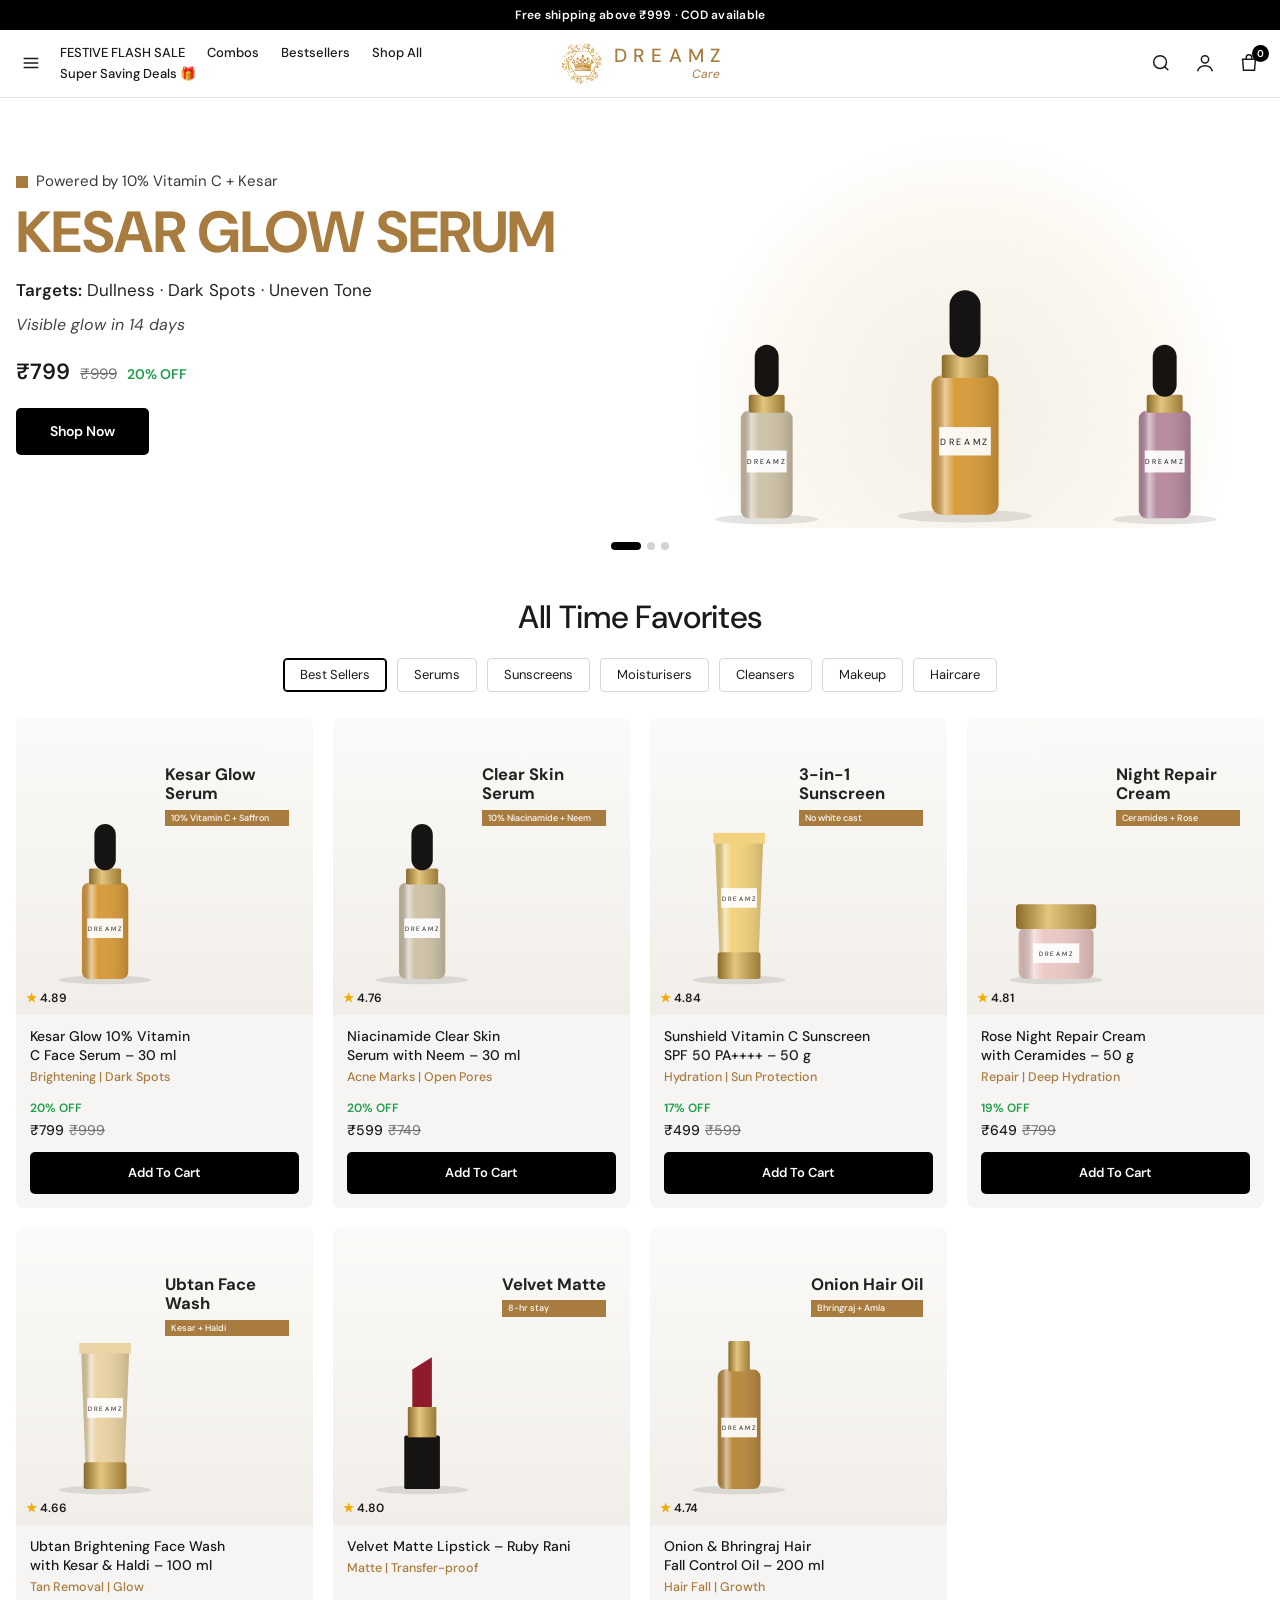
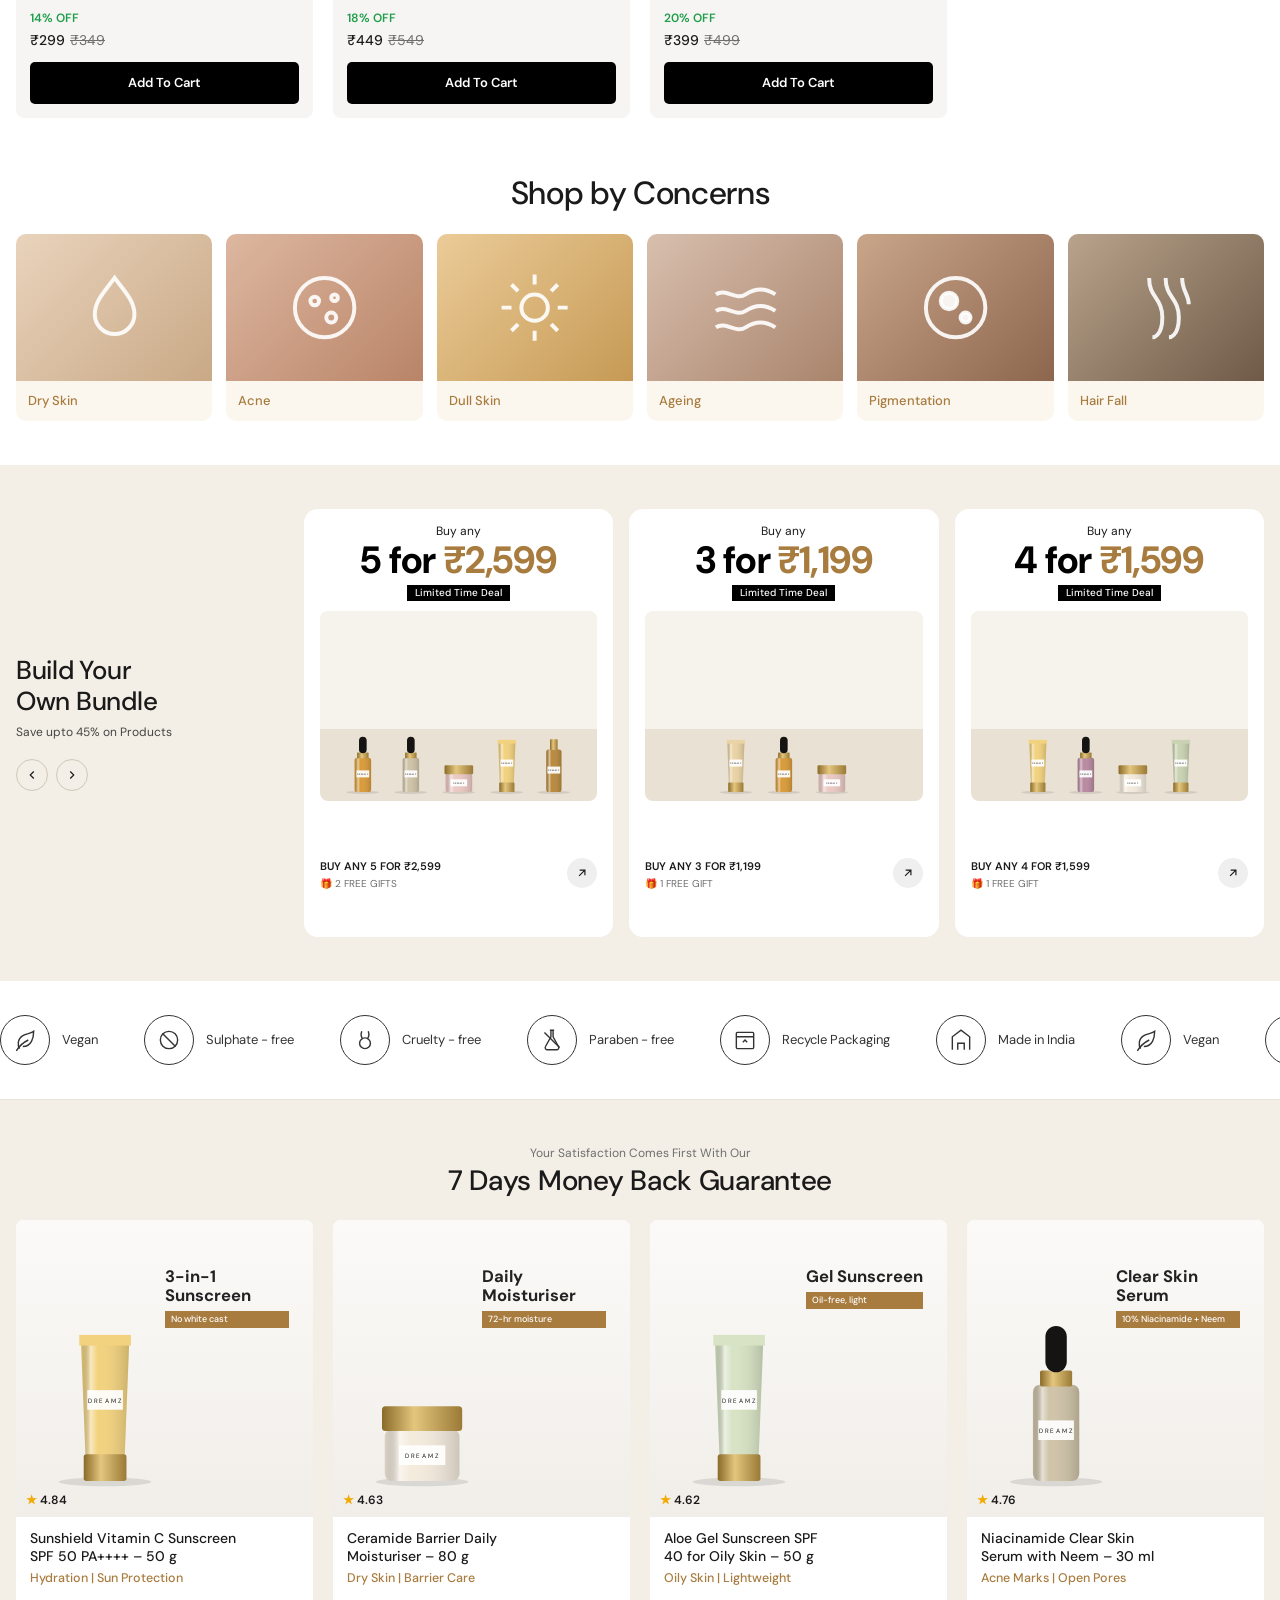
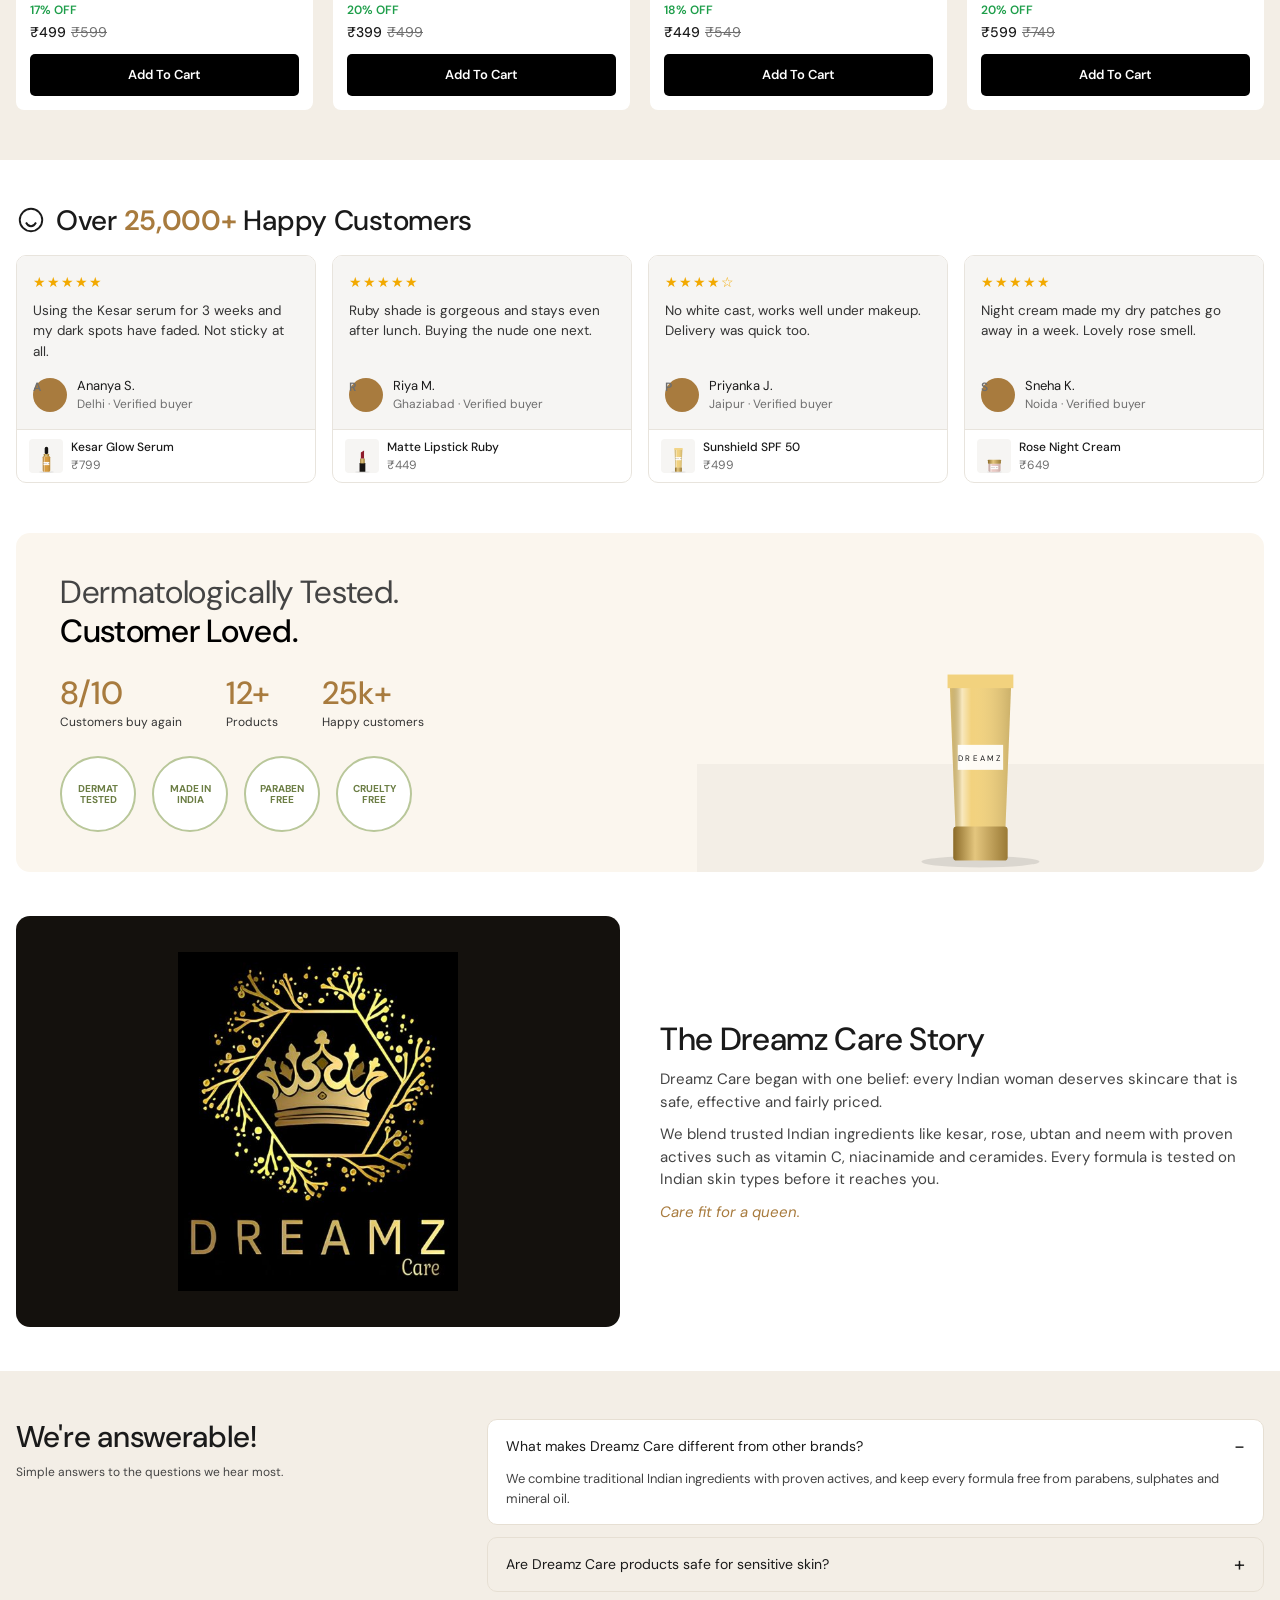
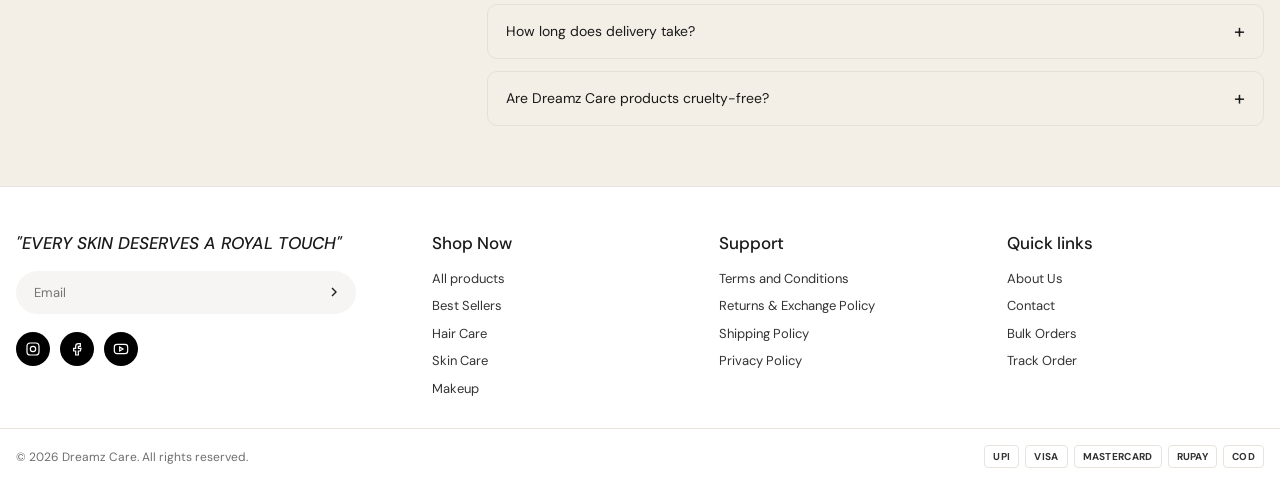
<file: index.html>
<!DOCTYPE html>
<html lang="en">
<head>
<meta charset="utf-8">
<meta name="viewport" content="width=device-width, initial-scale=1, viewport-fit=cover">
<title>Dreamz Care</title>
<link rel="icon" href="images/emblem.png">
<link rel="preconnect" href="https://fonts.googleapis.com">
<link rel="stylesheet" href="https://fonts.googleapis.com/css2?family=DM+Sans:ital,opsz,wght@0,9..40,400;0,9..40,500;0,9..40,600;0,9..40,700;1,9..40,400;1,9..40,500&display=swap">
<link rel="stylesheet" href="css/style.css">
</head>
<body>

<svg width="0" height="0" style="position:absolute" aria-hidden="true"><defs>
  <linearGradient id="gold" x1="0" x2="1"><stop offset="0" stop-color="#8A6A28"/><stop offset=".4" stop-color="#E4C67E"/><stop offset="1" stop-color="#9A7A36"/></linearGradient>
  <linearGradient id="gloss" x1="0" x2="1"><stop offset="0" stop-color="#000" stop-opacity=".1"/><stop offset=".2" stop-color="#fff" stop-opacity=".5"/><stop offset=".35" stop-color="#fff" stop-opacity="0"/><stop offset="1" stop-color="#000" stop-opacity=".16"/></linearGradient>
</defs></svg>

<div class="intro" aria-hidden="true">
  <div class="half top"></div><div class="half bot"></div>
  <div class="mark">
    <img src="images/crown.jpg" alt="">
    <div class="word"><span style="--i:0">D</span><span style="--i:1">R</span><span style="--i:2">E</span><span style="--i:3">A</span><span style="--i:4">M</span><span style="--i:5">Z</span></div>
    <div class="care">Care</div>
    <div class="tagline">Skincare · Makeup · Haircare</div>
    <div class="bar"><i></i></div>
  </div>
</div>

<div class="promo" id="promo">
  <div>BUY ANY 3 Dreamz favourites at only ₹1199</div>
  <div hidden>Free shipping above ₹999 · COD available</div>
  <div hidden>Extra 10% off on prepaid orders · Code DREAMZ10</div>
</div>

<header class="enter">
  <div class="wrap hrow">
    <div class="nav">
      <button class="icon" id="menuBtn" aria-label="Menu" aria-expanded="false"><svg viewBox="0 0 24 24" fill="none" stroke="currentColor" stroke-width="1.6"><path d="M4 7h16M4 12h16M4 17h16"/></svg></button>
      <nav class="links">
        <a href="#favorites" class="hot">FESTIVE FLASH SALE</a>
        <a href="#bundles">Combos</a>
        <a href="#favorites" data-tab="Best Sellers">Bestsellers</a>
        <a href="#favorites" data-all>Shop All</a>
        <a href="#bundles">Super Saving Deals 🎁</a>
      </nav>
    </div>
    <a href="#top" class="brand" aria-label="Dreamz Care home"><img src="images/emblem.png" alt=""><span class="wm"><b>DREAMZ</b><small>Care</small></span></a>
    <div class="tools">
      <button class="icon" id="searchBtn" aria-label="Search"><svg viewBox="0 0 24 24" fill="none" stroke="currentColor" stroke-width="1.6"><circle cx="11" cy="11" r="7"/><path d="m20 20-4-4"/></svg></button>
      <a class="icon acc" href="#top" aria-label="Account"><svg viewBox="0 0 24 24" fill="none" stroke="currentColor" stroke-width="1.6"><circle cx="12" cy="8" r="4"/><path d="M4 21c1-4 4-6 8-6s7 2 8 6"/></svg></a>
      <button class="icon" id="openCart" aria-label="Cart"><svg viewBox="0 0 24 24" fill="none" stroke="currentColor" stroke-width="1.6"><path d="M5 8h14l-1 12H6L5 8Z"/><path d="M9 8V6a3 3 0 0 1 6 0v2"/></svg><span class="count" id="count">0</span></button>
    </div>
  </div>
  <nav class="wrap mobnav" id="mobnav">
    <a href="#favorites">Festive Flash Sale</a><a href="#bundles">Combos</a><a href="#favorites" data-tab="Best Sellers">Bestsellers</a><a href="#favorites" data-all>Shop All</a><a href="#bundles">Super Saving Deals</a>
  </nav>
  <div class="wrap searchbar" id="searchbar" hidden><label for="q" hidden>Search</label><input id="q" type="search" placeholder="Search for serum, sunscreen, lipstick..."></div>
</header>

<main id="top">
  <section class="hero enter" style="--d:.1s" aria-label="Featured">
    <div class="track" id="track">
      <div class="slide"><div class="wrap inner">
        <div class="copy">
          <div class="kick"><i></i>Powered by 10% Vitamin C + Kesar</div>
          <h1>Kesar Glow Serum</h1>
          <div class="targets"><b>Targets:</b> Dullness · Dark Spots · Uneven Tone</div>
          <div class="it">Visible glow in 14 days</div>
          <div class="prow">₹799 <s>₹999</s><em>20% OFF</em></div>
          <button class="btn" data-open="1">Shop Now</button>
        </div>
        <div class="art" id="art1"></div>
      </div></div>
      <div class="slide"><div class="wrap inner">
        <div class="copy">
          <div class="kick"><i></i>Festive special kit</div>
          <div class="h1">Day &amp; Night Glow Kit</div>
          <div class="targets"><b>Includes:</b> Serum · Night Cream · Sunscreen</div>
          <div class="it">Complete AM–PM routine in one box</div>
          <div class="prow">₹1,499 <s>₹1,947</s><em>23% OFF</em></div>
          <button class="btn" id="kitBtn">Add Kit To Cart</button>
        </div>
        <div class="art" id="art2"></div>
      </div></div>
      <div class="slide"><div class="wrap inner">
        <div class="copy">
          <div class="kick"><i></i>New in makeup</div>
          <div class="h1">Velvet Matte Lipsticks</div>
          <div class="targets"><b>Finish:</b> Matte · Transfer-proof · 8-hr stay</div>
          <div class="it">Enriched with Vitamin E</div>
          <div class="prow">From ₹349</div>
          <button class="btn" data-tab="Makeup">Explore Shades</button>
        </div>
        <div class="art" id="art3"></div>
      </div></div>
    </div>
    <div class="pager" id="pager"></div>
  </section>

  <section class="sec wrap" id="favorites">
    <div class="st enter" style="--d:.25s"><h2>All Time Favorites</h2></div>
    <div class="tabs enter" style="--d:.3s" id="tabs" role="group" aria-label="Product type"></div>
    <div class="grid" id="grid"></div>
  </section>

  <section class="sec wrap" id="concerns" style="padding-top:12px">
    <div class="st reveal"><h2>Shop by Concerns</h2></div>
    <div class="concerns" id="concernList"></div>
  </section>

  <section class="band" id="bundles">
    <div class="wrap bundle-wrap">
      <div class="lead reveal">
        <h2>Build Your Own Bundle</h2>
        <p>Save upto 45% on Products</p>
        <div class="arrows"><button id="bPrev" aria-label="Previous bundles"><svg width="14" height="14" viewBox="0 0 24 24" fill="none" stroke="currentColor" stroke-width="2"><path d="m15 18-6-6 6-6"/></svg></button><button id="bNext" aria-label="Next bundles"><svg width="14" height="14" viewBox="0 0 24 24" fill="none" stroke="currentColor" stroke-width="2"><path d="m9 18 6-6-6-6"/></svg></button></div>
      </div>
      <div class="bscroll" id="bscroll"></div>
    </div>
  </section>

  <section class="marquee" aria-label="Our promises"><div class="mtrack" id="mtrack"></div></section>

  <section class="band guar">
    <div class="wrap sec">
      <div class="st reveal"><small>Your Satisfaction Comes First With Our</small><h2>7 Days Money Back Guarantee</h2></div>
      <div class="hscroll" id="guarRow"></div>
    </div>
  </section>

  <section class="sec wrap" id="reviews">
    <div class="happy-h reveal"><svg width="30" height="30" viewBox="0 0 24 24" fill="none" stroke="currentColor" stroke-width="1.5"><circle cx="12" cy="12" r="9"/><path d="M8 14c1 2 2.5 3 4 3s3-1 4-3M9 9.5h.01M15 9.5h.01"/></svg><h2>Over <b>25,000+</b> Happy Customers</h2></div>
    <div class="rscroll" id="rscroll"></div>
  </section>

  <section class="wrap" style="padding-bottom:44px">
    <div class="clinic reveal">
      <div class="l">
        <h2>Dermatologically Tested.<b>Customer Loved.</b></h2>
        <div class="stats">
          <div><b>8/10</b><span>Customers buy again</span></div>
          <div><b>12+</b><span>Products</span></div>
          <div><b>25k+</b><span>Happy customers</span></div>
        </div>
        <div class="seals"><div class="seal">DERMAT<br>TESTED</div><div class="seal">MADE IN<br>INDIA</div><div class="seal">PARABEN<br>FREE</div><div class="seal">CRUELTY<br>FREE</div></div>
      </div>
      <div class="r" id="clinicArt"></div>
    </div>
  </section>

  <section class="sec wrap" id="about" style="padding-top:0">
    <div class="story">
      <div class="pic reveal"><img src="images/logo.jpg" alt="Dreamz Care logo"></div>
      <div class="reveal" style="--d:.1s">
        <h2>The Dreamz Care Story</h2>
        <p>Dreamz Care began with one belief: every Indian woman deserves skincare that is safe, effective and fairly priced.</p>
        <p>We blend trusted Indian ingredients like kesar, rose, ubtan and neem with proven actives such as vitamin C, niacinamide and ceramides. Every formula is tested on Indian skin types before it reaches you.</p>
        <div class="sign">Care fit for a queen.</div>
      </div>
    </div>
  </section>

  <section class="faqband">
    <div class="wrap faq">
      <div class="l reveal"><h2>We're answerable!</h2><p>Simple answers to the questions we hear most.</p></div>
      <div class="reveal" style="--d:.1s">
        <details open><summary>What makes Dreamz Care different from other brands?</summary><p>We combine traditional Indian ingredients with proven actives, and keep every formula free from parabens, sulphates and mineral oil.</p></details>
        <details><summary>Are Dreamz Care products safe for sensitive skin?</summary><p>Yes. All products are dermatologically tested. We still suggest a patch test before first use.</p></details>
        <details><summary>How long does delivery take?</summary><p>3–5 working days in metro cities and 5–7 days for the rest of India.</p></details>
        <details><summary>Are Dreamz Care products cruelty-free?</summary><p>Yes. We never test on animals at any stage.</p></details>
      </div>
    </div>
  </section>
</main>

<footer class="site">
  <div class="wrap foot">
    <div>
      <p class="quote">"Every skin deserves a royal touch"</p>
      <form class="email" id="newsForm"><label for="email" hidden>Email</label><input id="email" type="email" required placeholder="Email"><button type="submit" aria-label="Subscribe"><svg width="16" height="16" viewBox="0 0 24 24" fill="none" stroke="currentColor" stroke-width="2"><path d="m9 18 6-6-6-6"/></svg></button></form>
      <div class="social">
        <a href="#top" aria-label="Instagram"><svg viewBox="0 0 24 24" fill="none" stroke="currentColor" stroke-width="1.8"><rect x="3" y="3" width="18" height="18" rx="5"/><circle cx="12" cy="12" r="4"/></svg></a>
        <a href="#top" aria-label="Facebook"><svg viewBox="0 0 24 24" fill="none" stroke="currentColor" stroke-width="1.8"><path d="M14 8h3V4h-3a4 4 0 0 0-4 4v3H7v4h3v6h4v-6h3l1-4h-4V8Z"/></svg></a>
        <a href="#top" aria-label="YouTube"><svg viewBox="0 0 24 24" fill="none" stroke="currentColor" stroke-width="1.8"><rect x="2" y="5" width="20" height="14" rx="4"/><path d="m10 9 5 3-5 3Z"/></svg></a>
      </div>
    </div>
    <div><h4>Shop Now</h4><ul><li><a href="#favorites" data-all>All products</a></li><li><a href="#favorites" data-tab="Best Sellers">Best Sellers</a></li><li><a href="#favorites" data-tab="Haircare">Hair Care</a></li><li><a href="#favorites" data-tab="Serums">Skin Care</a></li><li><a href="#favorites" data-tab="Makeup">Makeup</a></li></ul></div>
    <div><h4>Support</h4><ul><li><a href="#top">Terms and Conditions</a></li><li><a href="#top">Returns &amp; Exchange Policy</a></li><li><a href="#top">Shipping Policy</a></li><li><a href="#top">Privacy Policy</a></li></ul></div>
    <div><h4>Quick links</h4><ul><li><a href="#about">About Us</a></li><li><a href="#top">Contact</a></li><li><a href="#top">Bulk Orders</a></li><li><a href="#top">Track Order</a></li></ul></div>
  </div>
  <div class="wrap fbot"><span>© 2026 Dreamz Care. All rights reserved.</span><div class="pay"><span>UPI</span><span>VISA</span><span>MASTERCARD</span><span>RUPAY</span><span>COD</span></div></div>
</footer>

<nav class="mbar" aria-label="Quick links">
  <a href="#top"><svg viewBox="0 0 24 24" fill="none" stroke="currentColor" stroke-width="1.6"><path d="M4 11 12 4l8 7v9h-5v-6H9v6H4Z"/></svg>Home</a>
  <a href="#favorites" data-tab="Best Sellers"><svg viewBox="0 0 24 24" fill="none" stroke="currentColor" stroke-width="1.6"><path d="M12 3l2.6 5.6 6 .6-4.5 4 1.3 6L12 16l-5.4 3.2 1.3-6-4.5-4 6-.6Z"/></svg>Bestsellers</a>
  <a href="#bundles"><svg viewBox="0 0 24 24" fill="none" stroke="currentColor" stroke-width="1.6"><path d="M20 12v9H4v-9M2 7h20v5H2zM12 21V7M12 7c-2 0-5-1-5-3s3-1 5 3c2-4 5-5 5-3s-3 3-5 3Z"/></svg>Value Deals</a>
  <a href="#top" class="wa"><svg viewBox="0 0 24 24" fill="none" stroke="currentColor" stroke-width="1.6"><path d="M4 20l1.3-4A8 8 0 1 1 8 18.7Z"/><path d="M9 9c0 3 3 6 6 6l1-1.5-2-1-1 1c-1-.5-2-1.5-2.5-2.5l1-1-1-2Z"/></svg>WhatsApp</a>
</nav>

<div class="modal" id="modal" aria-hidden="true">
  <div class="mbox" role="dialog" aria-label="Product details">
    <button class="mclose" id="mclose" aria-label="Close">×</button>
    <div class="mimg" id="mimg"></div>
    <div class="minfo" id="minfo"></div>
  </div>
</div>

<div class="scrim" id="scrim"></div>
<aside class="drawer" id="drawer" aria-label="Cart" aria-hidden="true">
  <div class="dhead"><h3>Your Cart</h3><button class="x" id="closeCart" aria-label="Close cart">×</button></div>
  <div class="shipbar"><span id="shipMsg"></span><div class="pb"><i id="shipPb" style="width:0"></i></div></div>
  <div class="items" id="items"></div>
  <div class="dfoot">
    <div class="row muted"><span>MRP total</span><span id="mrpT">₹0</span></div>
    <div class="row muted"><span>Discount</span><span id="discT" style="color:var(--green)">−₹0</span></div>
    <div class="row muted"><span>Shipping</span><span id="shipT">—</span></div>
    <div class="row total"><span>Total</span><span id="total">₹0</span></div>
    <button class="btn" id="checkout">Checkout</button>
  </div>
</aside>
<div class="toast" id="toast" role="status"></div>

<script src="js/script.js"></script>

</body>
</html>
</file>
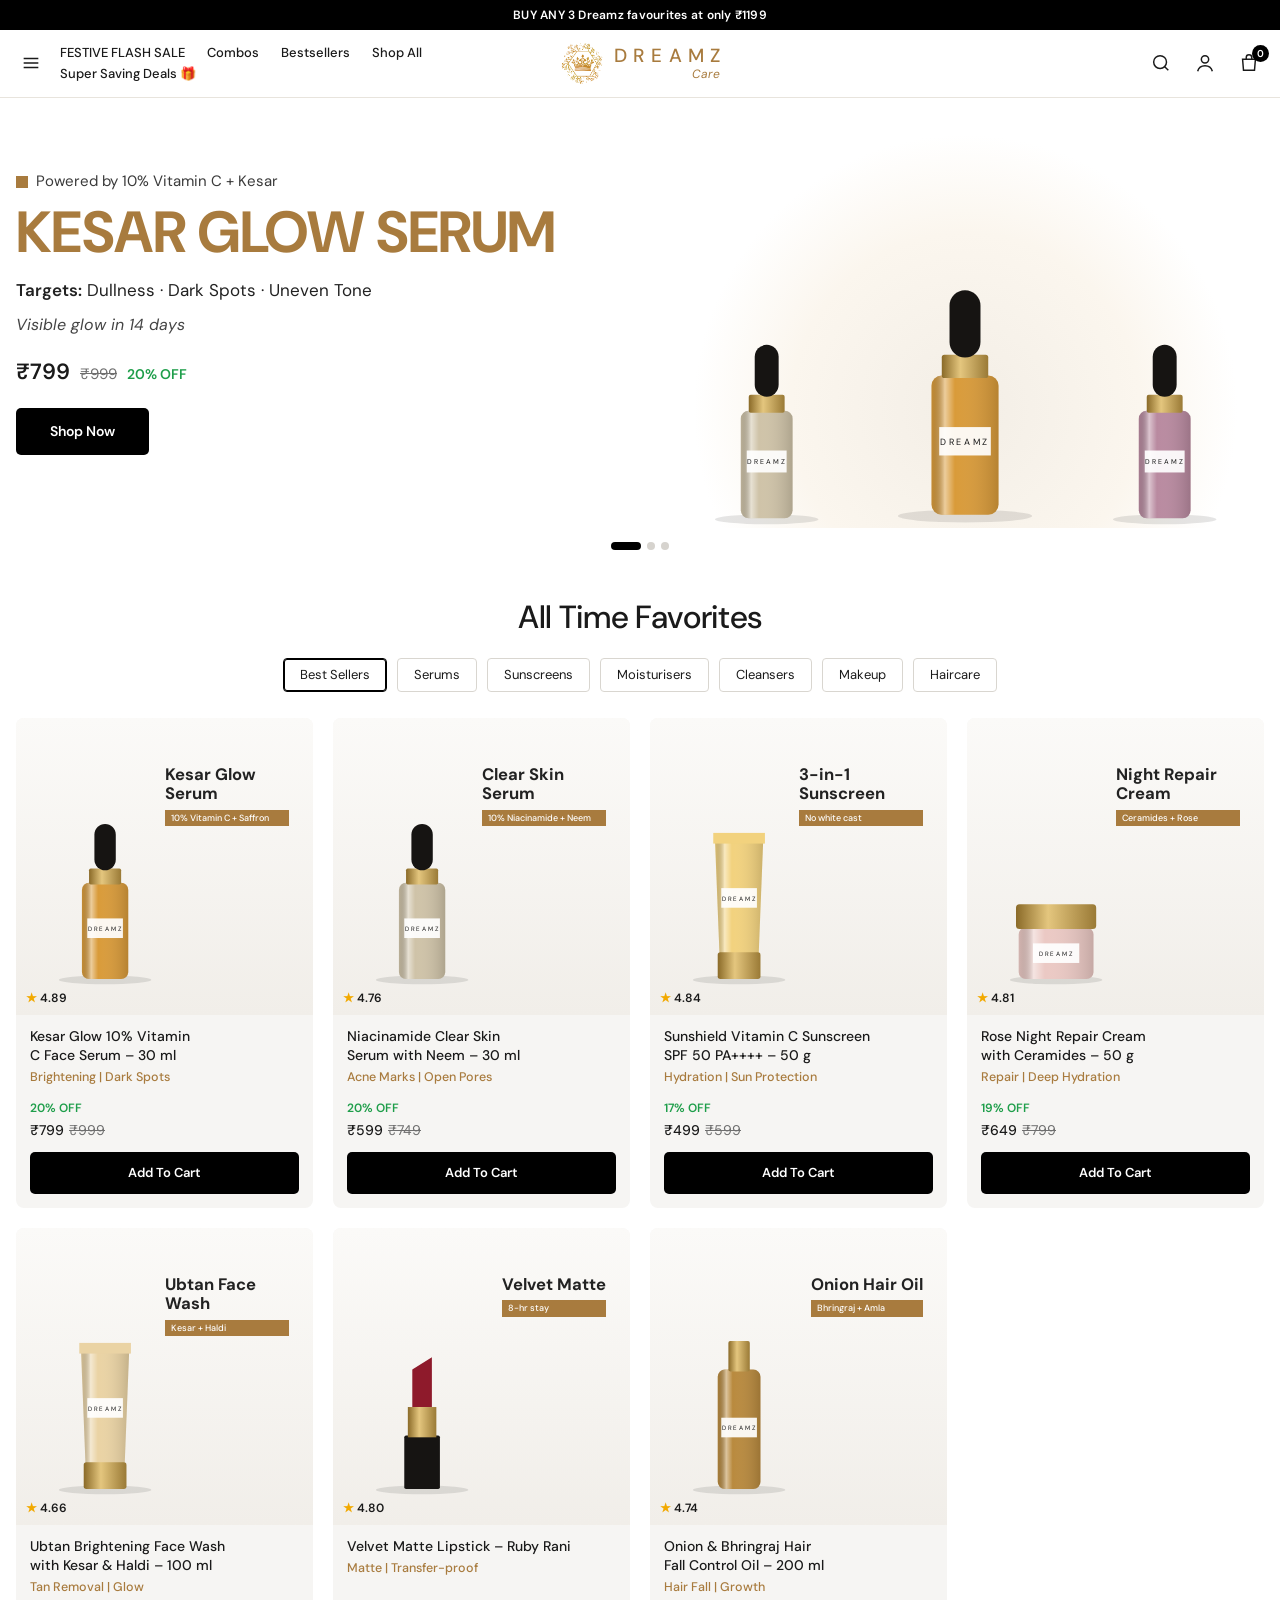
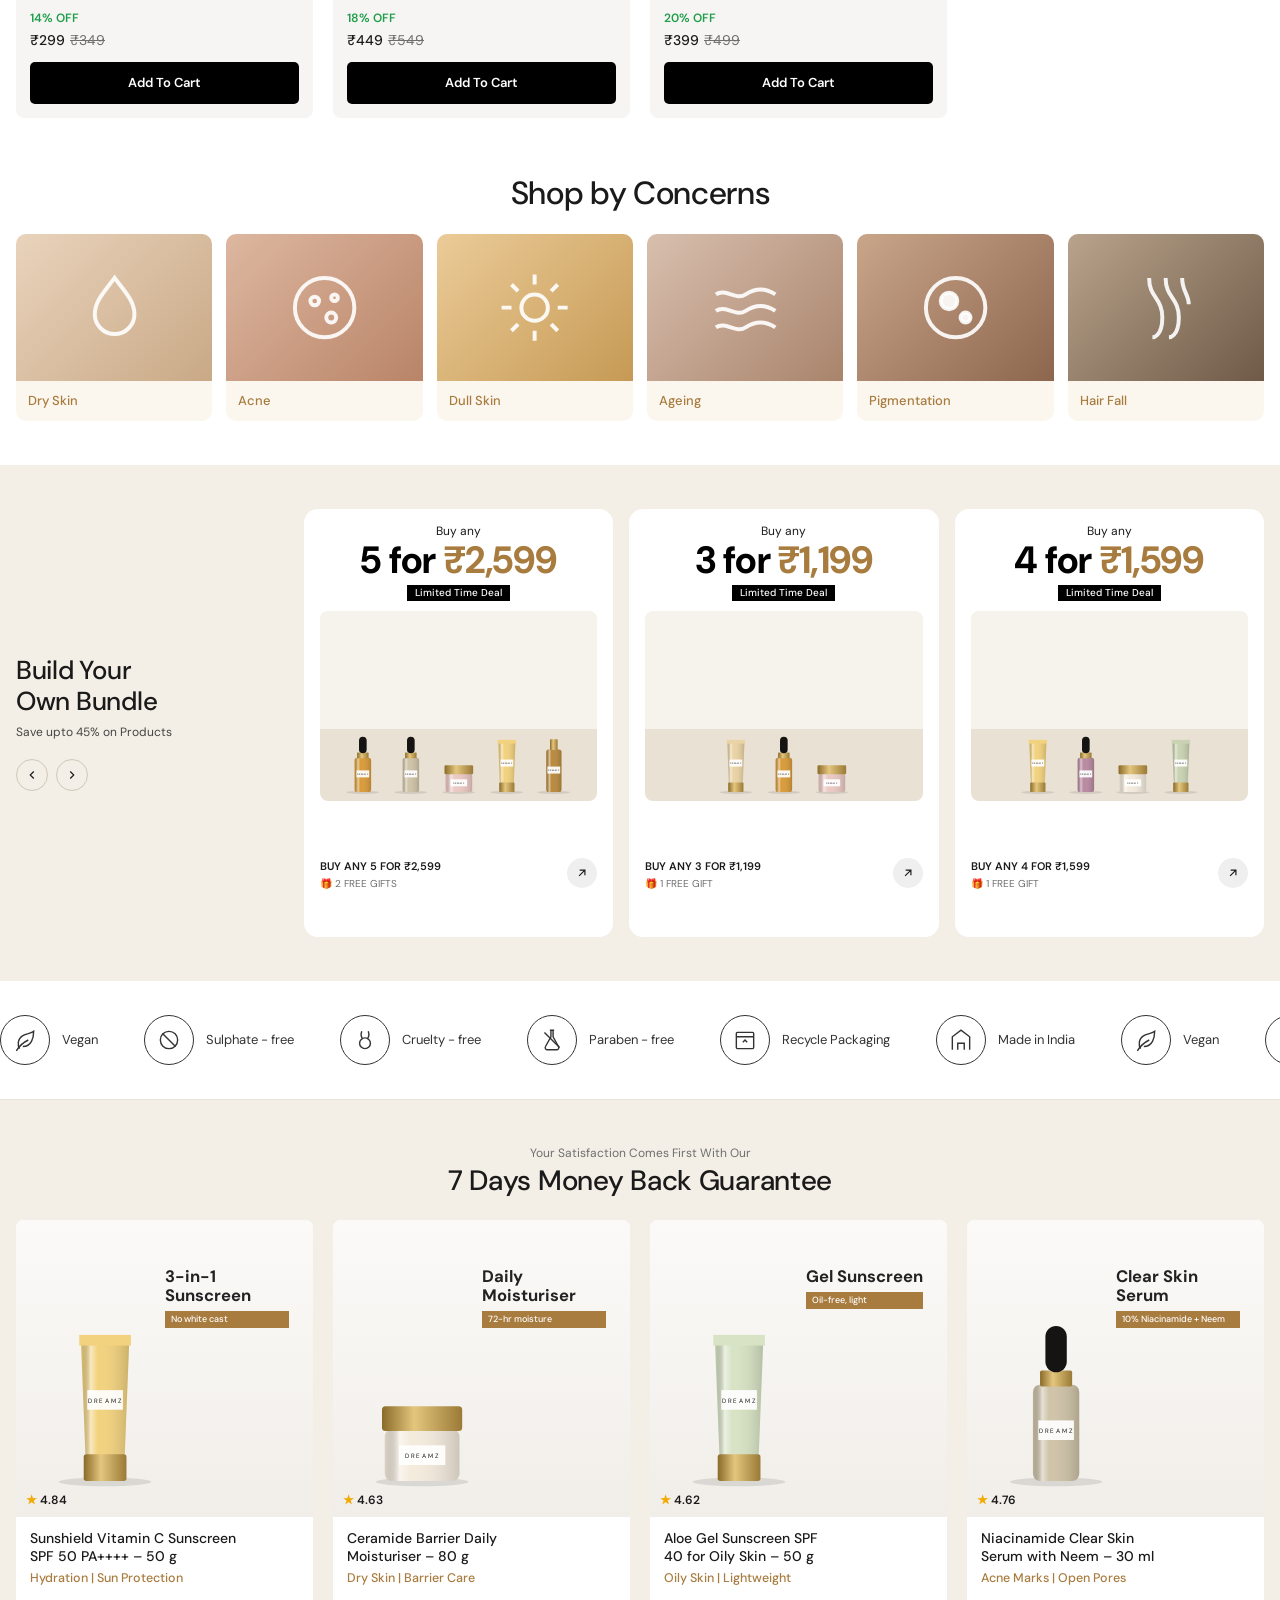
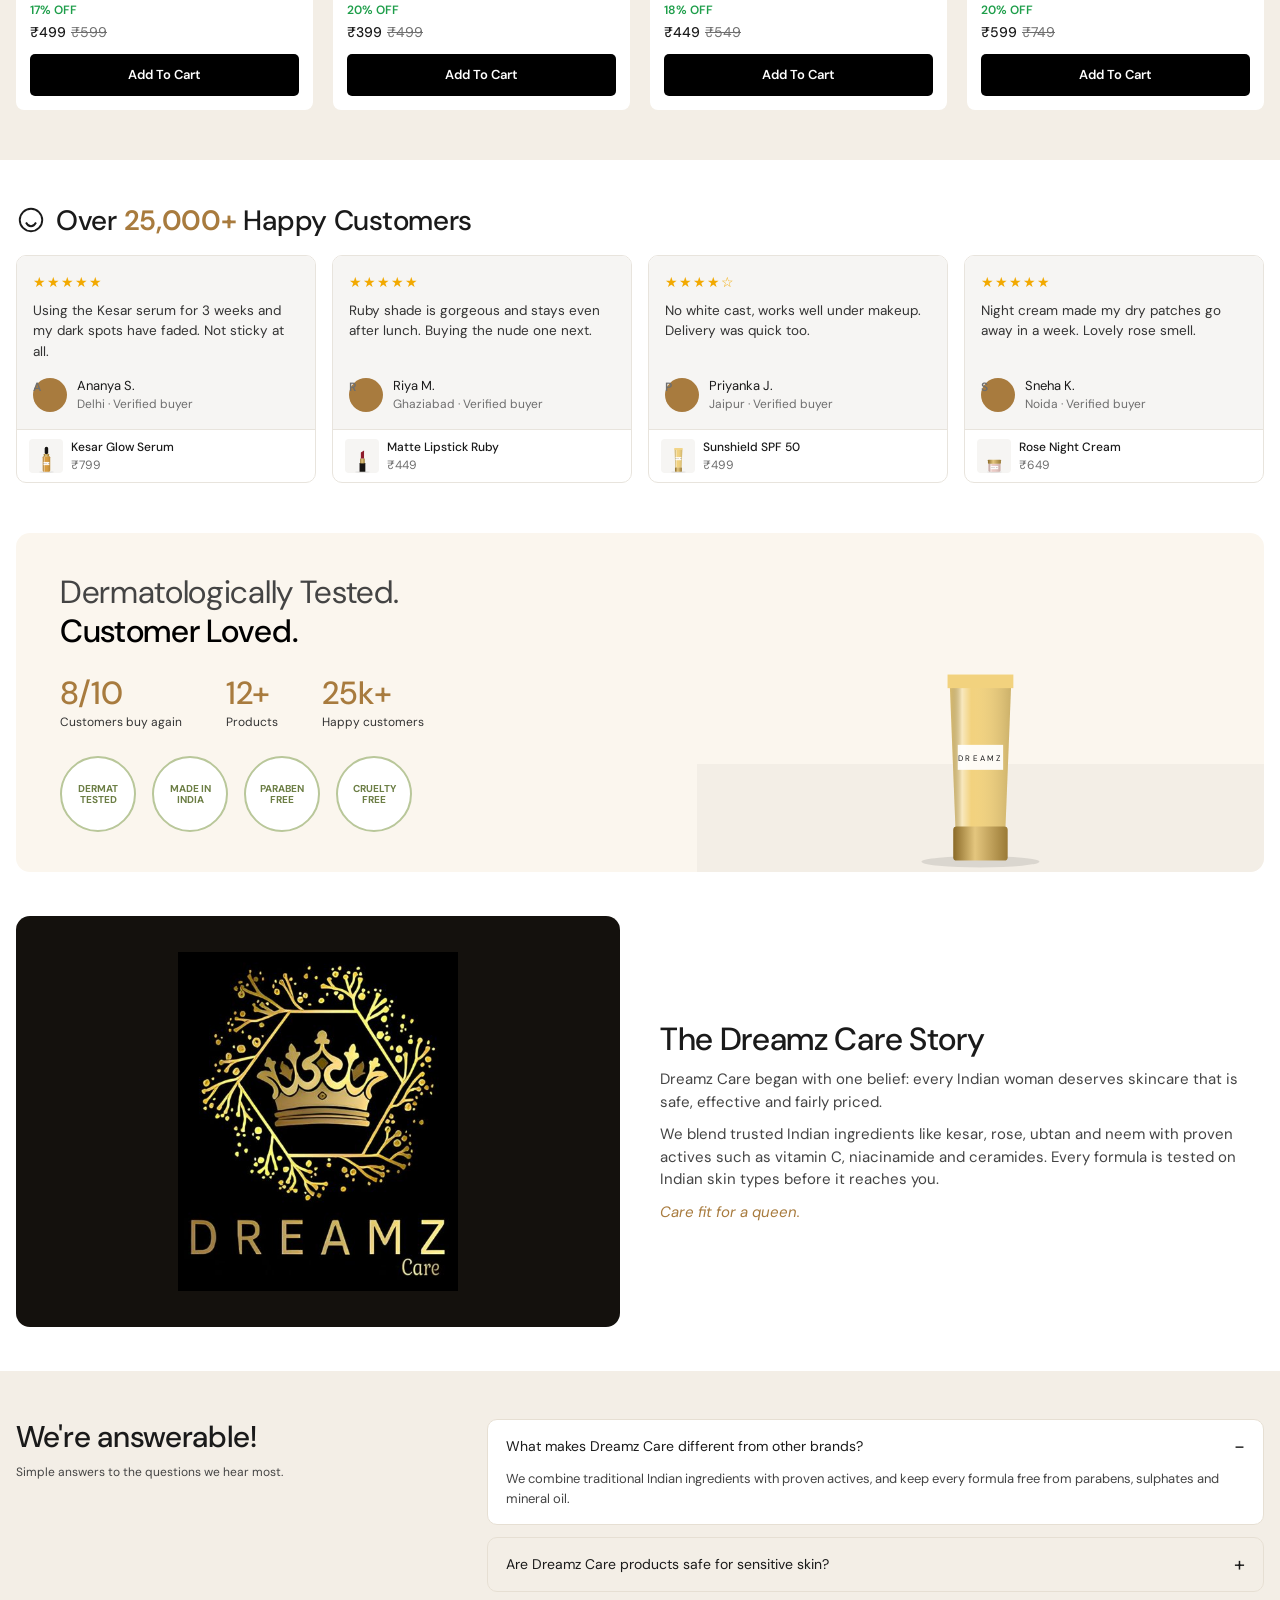
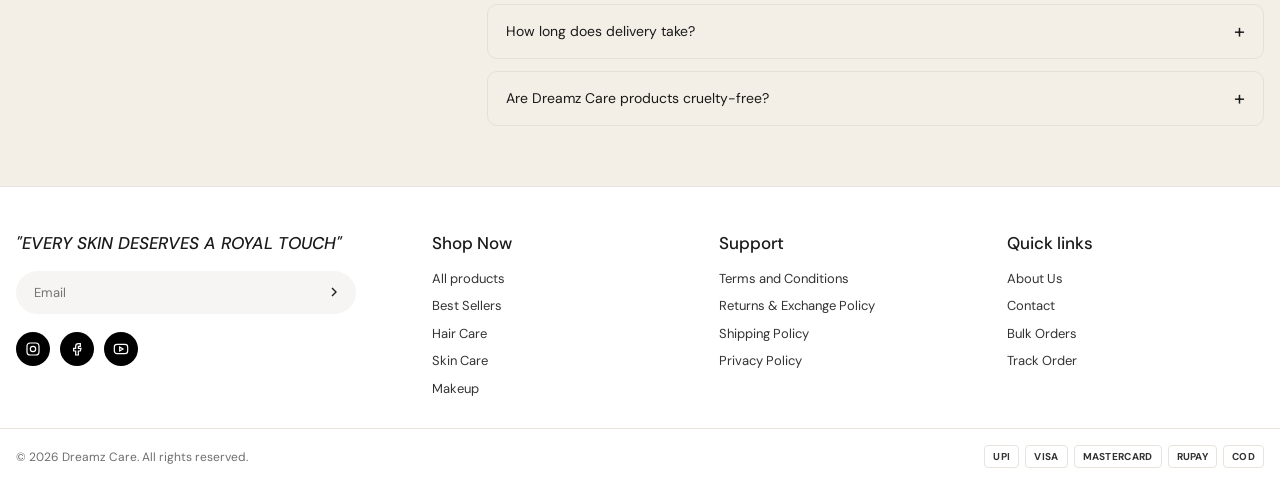
<file: dreamz-care-single-file.html>
<!DOCTYPE html>
<html lang="en">
<head>
<meta charset="utf-8">
<meta name="viewport" content="width=device-width, initial-scale=1, viewport-fit=cover">
<title>Dreamz Care Store</title>
<link rel="preconnect" href="https://fonts.googleapis.com">
<link rel="stylesheet" href="https://fonts.googleapis.com/css2?family=DM+Sans:ital,opsz,wght@0,9..40,400;0,9..40,500;0,9..40,600;0,9..40,700;1,9..40,400;1,9..40,500&display=swap">
<style>
/* Layout: clean D2C skincare store. Thin promo bar, 3-part header, white hero with gold headline, grey product cards, beige bands for bundles / guarantee / FAQ. */
:root{
  --white:#FFFFFF;
  --card:#F6F5F3;
  --beige:#F3EEE6;
  --beige2:#FBF6EE;
  --gold:#A87B3E;
  --gold2:#C9A15E;
  --goldtxt:#E3C77F;
  --ink:#000000;
  --text:#1A1A1A;
  --muted:#6E6E6E;
  --line:#E8E4DD;
  --green:#1E9E4A;
  --font:"DM Sans","Helvetica Neue",Arial,sans-serif;
  color-scheme:light;
}
*{box-sizing:border-box}
html{scroll-behavior:smooth}
body{margin:0;background:var(--white);color:var(--text);font-family:var(--font);font-size:14px;line-height:1.5}
body::before{content:"";position:fixed;inset:0 0 auto;height:env(safe-area-inset-top,0px);z-index:60;background:var(--white)}
a{color:inherit;text-decoration:none}
button,select,input{font:inherit;color:inherit}
button{cursor:pointer}
:focus-visible{outline:2px solid var(--gold);outline-offset:2px}
h1,h2,h3{margin:0;line-height:1.2;text-wrap:balance}
h2{font-size:clamp(24px,2.6vw,32px);font-weight:500;letter-spacing:-.01em}
.wrap{max-width:1280px;margin:0 auto;padding-left:max(16px,env(safe-area-inset-left,0px));padding-right:max(16px,env(safe-area-inset-right,0px))}

/* ===== opening animation ===== */
.intro{position:fixed;inset:0;z-index:200;pointer-events:none;animation:gone 0s linear 3.9s forwards}
.intro .half{position:absolute;left:0;right:0;height:50.5%;background:#14110D}
.intro .top{top:0;animation:openUp .9s cubic-bezier(.7,0,.2,1) 2.9s forwards}
.intro .bot{bottom:0;animation:openDown .9s cubic-bezier(.7,0,.2,1) 2.9s forwards}
.intro .mark{position:absolute;inset:0;display:flex;flex-direction:column;align-items:center;justify-content:center;animation:markOut .5s ease 2.6s forwards}
.intro img{width:min(170px,42vw);opacity:0;animation:logoIn 1s ease .1s forwards}
.intro .word{display:flex;gap:.55em;margin-top:22px;margin-right:-.55em;color:var(--goldtxt);font-size:clamp(28px,6vw,40px);line-height:1;font-weight:400}
.intro .word span{display:inline-block;opacity:0;transform:translateY(22px);animation:letter .55s ease forwards;animation-delay:calc(.8s + var(--i)*.1s)}
.intro .care{color:var(--goldtxt);font-size:clamp(16px,3vw,20px);letter-spacing:.08em;opacity:0;animation:fadeIn .5s ease 1.45s forwards;transform:translateX(min(110px,24vw));margin-top:4px}
.intro .tagline{color:#8E877C;font-size:12px;letter-spacing:.3em;text-transform:uppercase;margin-top:14px;opacity:0;animation:fadeIn .6s ease 1.65s forwards}
.intro .bar{width:min(220px,50vw);height:2px;background:#2C2822;overflow:hidden;margin-top:22px}
.intro .bar i{display:block;height:100%;background:var(--goldtxt);transform:scaleX(0);transform-origin:left;animation:load 2s ease .4s forwards}
@keyframes logoIn{from{opacity:0;transform:scale(.85)}to{opacity:1;transform:none}}
@keyframes letter{to{opacity:1;transform:none}}
@keyframes fadeIn{to{opacity:1}}
@keyframes load{to{transform:scaleX(1)}}
@keyframes markOut{to{opacity:0;transform:scale(1.05)}}
@keyframes openUp{to{transform:translateY(-101%)}}
@keyframes openDown{to{transform:translateY(101%)}}
@keyframes gone{to{visibility:hidden}}
@keyframes up{from{opacity:0;transform:translateY(24px)}to{opacity:1;transform:none}}
.enter{animation:up .9s ease both;animation-delay:calc(3.2s + var(--d,0s))}
.reveal.in{animation:up .7s ease both;animation-delay:var(--d,0s)}

/* ===== promo + header ===== */
.promo{background:var(--ink);color:var(--white);font-size:12px;font-weight:600;text-align:center;height:30px;overflow:hidden;position:relative;letter-spacing:.02em}
.promo div{position:absolute;inset:0;display:grid;place-items:center;padding-inline:16px;transition:transform .5s,opacity .5s}
.promo div[hidden]{display:grid!important;opacity:0;transform:translateY(100%)}
header{position:sticky;top:env(safe-area-inset-top,0px);z-index:50;background:var(--white);border-bottom:1px solid var(--line)}
.hrow{display:grid;grid-template-columns:1fr auto 1fr;align-items:center;padding-block:12px;gap:16px}
.nav{display:flex;align-items:center;gap:14px}
.nav .links{display:flex;flex-wrap:wrap;column-gap:22px;row-gap:2px;font-size:13px;font-weight:500;max-width:430px}
.nav .links a:hover{color:var(--gold)}
.nav .links .hot{color:var(--text)}
.icon{background:none;border:0;padding:4px;display:grid;place-items:center;position:relative;color:var(--text)}
.icon svg{width:22px;height:22px}
.brand{display:flex;align-items:center;gap:10px}
.brand img{width:44px;height:auto}
.brand .wm{display:flex;flex-direction:column;line-height:1}
.brand b{font-weight:500;letter-spacing:.32em;font-size:19px;color:var(--gold);margin-right:-.32em}
.brand small{font-size:12px;color:var(--gold);align-self:flex-end;margin-top:3px;font-style:italic}
.tools{display:flex;justify-content:flex-end;align-items:center;gap:14px}
.count{position:absolute;top:-3px;right:-5px;background:var(--ink);color:var(--white);font-size:10px;min-width:17px;height:17px;border-radius:9px;display:grid;place-items:center;padding:0 4px;font-variant-numeric:tabular-nums;font-weight:600}
.searchbar{border-top:1px solid var(--line);padding-block:10px}
.searchbar input{width:100%;border:1px solid var(--line);border-radius:30px;padding:10px 18px;outline:none;background:var(--card)}
.mobnav{display:none}

/* ===== hero ===== */
.hero{position:relative;overflow:hidden;background:var(--white)}
.track{display:flex;transition:transform .7s ease}
.slide{flex:0 0 100%;min-width:0}
.slide .inner{display:grid;grid-template-columns:1.05fr 1fr;align-items:center;min-height:430px;gap:24px}
.slide .copy{display:flex;flex-direction:column;gap:10px;padding-block:40px;min-width:0}
.kick{display:flex;align-items:center;gap:8px;font-size:15px;color:#3A3A3A}
.kick i{width:12px;height:12px;background:var(--gold);display:inline-block}
.slide h1,.slide .h1{font-size:clamp(32px,4.6vw,58px);font-weight:700;color:var(--gold);text-transform:uppercase;letter-spacing:-.01em;line-height:1.02}
.targets{font-size:17px;color:#222;margin-top:6px}
.targets b{font-weight:600}
.slide .it{font-style:italic;color:#444;font-size:16px}
.slide .prow{display:flex;align-items:baseline;gap:10px;margin-top:8px;font-size:22px;font-weight:600}
.slide .prow s{font-size:15px;color:var(--muted);font-weight:400}
.slide .prow em{font-style:normal;color:var(--green);font-size:14px;font-weight:600}
.btn{display:inline-flex;align-items:center;justify-content:center;align-self:flex-start;background:var(--ink);color:var(--white);border:0;padding:13px 34px;border-radius:5px;font-size:14px;font-weight:600;transition:background .2s;margin-top:10px}
.btn:hover{background:var(--gold)}
.slide .art{position:relative;height:100%;min-height:360px;display:flex;align-items:flex-end;justify-content:center}
.slide .art::before{content:"";position:absolute;inset:8% 4% 0 4%;background:radial-gradient(ellipse at 50% 70%,var(--beige) 0,var(--beige2) 45%,transparent 70%)}
.slide .art svg{position:relative;width:34%;max-width:230px;height:auto}
.slide .art .big{width:44%;max-width:300px;margin-inline:-5%;z-index:1}
.pager{display:flex;justify-content:center;gap:6px;padding-block:14px 4px}
.pager button{width:8px;height:8px;border-radius:4px;border:0;background:#D6D3CE;padding:0;transition:width .3s,background .3s}
.pager button[aria-current="true"]{width:30px;background:var(--ink)}

/* ===== section titles ===== */
.sec{padding-block:44px}
.st{text-align:center;margin-bottom:22px}
.st small{display:block;font-size:12px;color:var(--muted);margin-bottom:2px}
.tabs{display:flex;gap:10px;justify-content:center;flex-wrap:wrap;margin-bottom:26px}
.tab{background:var(--white);border:1px solid #D9D6D0;border-radius:4px;padding:6px 16px;font-size:13px;transition:all .2s}
.tab:hover{border-color:var(--ink)}
.tab[aria-pressed="true"]{border-color:var(--ink);box-shadow:inset 0 0 0 1px var(--ink)}

/* ===== product card (grey panel, black button) ===== */
.grid{display:grid;grid-template-columns:repeat(4,1fr);gap:20px}
.card{background:var(--card);border-radius:8px;overflow:hidden;display:flex;flex-direction:column;min-width:0}
.pimg{position:relative;aspect-ratio:1/1;max-width:100%;width:100%;border:0;padding:0;background:linear-gradient(180deg,#FBFAF8 0,#F1EEE9 100%);display:grid;place-items:end center;overflow:hidden}
.pimg svg{width:60%;height:auto;margin-bottom:9%;justify-self:start;margin-left:0;transition:transform .4s}
.card:hover .pimg svg{transform:scale(1.05)}
.pimg .claim{position:absolute;right:8%;top:16%;text-align:left;font-weight:700;font-size:clamp(12px,1.3vw,17px);line-height:1.15;max-width:42%;color:#222}
.pimg .claim span{display:block;margin-top:6px;background:var(--gold);color:var(--white);font-size:9px;font-weight:500;padding:3px 6px;line-height:1.2}
.pimg .rt{position:absolute;left:10px;bottom:8px;font-size:12px;font-weight:600;display:flex;align-items:center;gap:3px}
.pimg .rt b{color:#F2A900}
.cb{padding:12px 14px 14px;display:flex;flex-direction:column;gap:3px;flex:1}
.cb h3{font-size:14px;font-weight:500;line-height:1.35}
.cb h3 button{background:none;border:0;padding:0;text-align:left;font-weight:500}
.cb h3 button:hover{text-decoration:underline}
.ben{font-size:12.5px;color:var(--gold);font-weight:500}
.offp{font-size:12px;color:var(--green);font-weight:600;margin-top:auto;padding-top:10px}
.price{font-variant-numeric:tabular-nums;font-size:14px;font-weight:500}
.price s{color:var(--muted);margin-left:5px;font-weight:400}
.add{margin-top:8px;width:100%;background:var(--ink);color:var(--white);border:0;border-radius:5px;padding:11px;font-size:13px;font-weight:600;transition:background .2s}
.add:hover,.add.done{background:var(--gold)}

/* ===== concerns ===== */
.concerns{display:grid;grid-template-columns:repeat(6,1fr);gap:14px}
.concern{background:var(--beige2);border:0;padding:0;border-radius:10px;overflow:hidden;text-align:left;display:flex;flex-direction:column;transition:transform .25s}
.concern:hover{transform:translateY(-3px)}
.concern .ph{aspect-ratio:4/3;max-width:100%;display:grid;place-items:center;position:relative;overflow:hidden}
.concern .ph svg{width:46%;height:auto;color:rgba(255,255,255,.9)}
.concern span{padding:10px 12px;font-size:13px;color:var(--gold);font-weight:500}

/* ===== bundles ===== */
.band{background:var(--beige)}
.bundle-wrap{display:grid;grid-template-columns:260px 1fr;gap:28px;align-items:center;padding-block:44px}
.bundle-wrap .lead h2{font-size:26px}
.bundle-wrap .lead p{margin:6px 0 18px;font-size:12px;color:#444}
.arrows{display:flex;gap:8px}
.arrows button{width:32px;height:32px;border-radius:50%;border:1px solid #CFC7B8;background:transparent;display:grid;place-items:center}
.arrows button:hover{background:var(--white)}
.bscroll{display:grid;grid-auto-flow:column;grid-auto-columns:calc((100% - 32px)/3);gap:16px;overflow-x:auto;scroll-snap-type:x mandatory;scrollbar-width:none;scroll-behavior:smooth;min-width:0}
.bscroll::-webkit-scrollbar{display:none}
.bcard{background:var(--white);border-radius:14px;padding:16px;scroll-snap-align:start;display:flex;flex-direction:column;gap:10px;min-width:0}
.bcard .head{text-align:center;line-height:1}
.bcard .head small{display:block;font-size:12px;margin-bottom:4px}
.bcard .head b{font-size:clamp(28px,3vw,38px);font-weight:700;color:var(--gold);letter-spacing:-.02em}
.bcard .head b span{color:var(--ink)}
.bcard .head em{display:inline-block;background:var(--ink);color:var(--white);font-style:normal;font-size:10px;padding:3px 8px;margin-top:6px;font-weight:500}
.bcard .stage{background:linear-gradient(180deg,#F6F2EC 0 62%,#E9E1D4 62%);border-radius:8px;display:flex;justify-content:center;align-items:flex-end;padding:18px 6px 6px;height:190px}
.bcard .stage svg{width:24%;height:auto;margin-inline:-3%}
.bcard .foot{display:flex;justify-content:space-between;align-items:center;gap:8px}
.bcard .foot b{font-size:11px;font-weight:600;text-transform:uppercase}
.bcard .foot small{display:block;font-size:10px;color:var(--muted);text-transform:uppercase}
.go{width:30px;height:30px;border-radius:50%;background:#EFEFEF;border:0;display:grid;place-items:center;flex-shrink:0}
.go:hover{background:var(--ink);color:var(--white)}

/* ===== trust marquee ===== */
.marquee{overflow:hidden;padding-block:34px;border-bottom:1px solid var(--line)}
.mtrack{display:flex;gap:46px;width:max-content;animation:mq 26s linear infinite}
.mitem{display:flex;align-items:center;gap:12px;font-size:13px;color:#333;white-space:nowrap}
.mitem .ic{width:50px;height:50px;border-radius:50%;border:1.3px solid #333;display:grid;place-items:center}
.mitem svg{width:26px;height:26px}
@keyframes mq{to{transform:translateX(-50%)}}

/* ===== guarantee band ===== */
.guar .st h2{font-size:clamp(22px,2.4vw,28px)}
.hscroll{display:grid;grid-auto-flow:column;grid-auto-columns:calc((100% - 60px)/4);gap:20px;overflow-x:auto;scroll-snap-type:x mandatory;padding-bottom:6px;scrollbar-width:thin}
.hscroll .card{scroll-snap-align:start;background:var(--white)}

/* ===== happy customers ===== */
.happy-h{display:flex;align-items:center;gap:10px;margin-bottom:18px}
.happy-h h2{font-size:clamp(22px,2.4vw,28px)}
.happy-h h2 b{color:var(--gold);font-weight:600}
.rscroll{display:grid;grid-auto-flow:column;grid-auto-columns:calc((100% - 48px)/4);gap:16px;overflow-x:auto;scroll-snap-type:x mandatory;padding-bottom:6px;scrollbar-width:thin}
.rcard{scroll-snap-align:start;border:1px solid var(--line);border-radius:10px;overflow:hidden;display:flex;flex-direction:column;min-width:0;background:var(--white)}
.rcard .top{background:var(--card);padding:16px;display:flex;flex-direction:column;gap:8px;flex:1}
.rcard .stars{color:#F2A900;letter-spacing:1px}
.rcard p{margin:0;font-size:13.5px;color:#333}
.rcard .who{display:flex;align-items:center;gap:10px;font-size:13px;margin-top:auto;padding-top:6px}
.rcard .av{width:34px;height:34px;border-radius:50%;background:var(--gold);color:var(--white);display:grid;place-items:center;font-weight:600;flex-shrink:0}
.rcard .who span{display:block;color:var(--muted);font-size:12px}
.rcard .prod{display:flex;align-items:center;gap:8px;padding:8px 12px;font-size:12px;border-top:1px solid var(--line)}
.rcard .prod .t{width:34px;height:34px;background:var(--card);border-radius:4px;display:grid;place-items:end center;flex-shrink:0}
.rcard .prod svg{width:85%;height:auto}
.rcard .prod b{font-weight:500;display:block;white-space:nowrap;overflow:hidden;text-overflow:ellipsis}
.rcard .prod span{color:var(--muted)}

/* ===== clinically tested panel ===== */
.clinic{background:var(--beige2);border-radius:14px;display:grid;grid-template-columns:1.2fr 1fr;align-items:center;overflow:hidden}
.clinic .l{padding:40px 44px;min-width:0}
.clinic h2{font-size:clamp(24px,2.6vw,32px);font-weight:400;color:#444}
.clinic h2 b{display:block;color:var(--ink);font-weight:500}
.stats{display:flex;gap:44px;margin-block:26px 24px;flex-wrap:wrap}
.stats b{display:block;color:var(--gold);font-size:clamp(24px,2.6vw,32px);font-weight:500;line-height:1.1}
.stats span{font-size:12px;color:#333}
.seals{display:flex;gap:16px;flex-wrap:wrap}
.seal{width:76px;height:76px;border-radius:50%;background:var(--white);border:2px solid #B9C79A;display:grid;place-items:center;text-align:center;font-size:10px;font-weight:700;color:#6C7E45;line-height:1.1;padding:6px}
.clinic .r{display:flex;justify-content:center;align-items:flex-end;align-self:stretch;padding-top:24px;position:relative;min-height:280px}
.clinic .r::before{content:"";position:absolute;inset:auto 0 0 0;height:32%;background:var(--beige)}
.clinic .r svg{position:relative;width:40%;max-width:230px;height:auto}

/* ===== story ===== */
.story{display:grid;grid-template-columns:1fr 1fr;gap:40px;align-items:center}
.story .pic{background:#14110D;border-radius:14px;display:grid;place-items:center;padding:36px;min-height:300px}
.story .pic img{width:min(280px,75%)}
.story h2{margin-bottom:10px}
.story p{color:#444;margin:0 0 10px;font-size:15px}
.story .sign{font-style:italic;color:var(--gold);font-size:15px;margin-top:8px}

/* ===== faq ===== */
.faqband{background:var(--beige)}
.faq{display:grid;grid-template-columns:1fr 1.8fr;gap:40px;padding-block:48px}
.faq .l h2{font-size:clamp(24px,2.6vw,30px)}
.faq .l p{margin:8px 0 0;font-size:12px;color:#444}
.faq details{background:var(--white);border:1px solid #E6DFD3;border-radius:10px;padding:16px 18px;margin-bottom:12px}
.faq details:not([open]){background:transparent}
.faq summary{cursor:pointer;list-style:none;display:flex;justify-content:space-between;gap:12px;font-size:14px}
.faq summary::-webkit-details-marker{display:none}
.faq summary::after{content:"+";font-size:20px;line-height:1}
.faq details[open] summary::after{content:"−"}
.faq details p{margin:12px 0 0;color:#444;font-size:13px}

/* ===== footer ===== */
footer.site{background:var(--white);border-top:1px solid var(--line)}
.foot{display:grid;grid-template-columns:1.5fr 1fr 1fr 1fr;gap:30px;padding-block:44px 30px}
.quote{font-style:italic;font-weight:500;font-size:17px;text-transform:uppercase;margin:0 0 14px}
.email{display:flex;align-items:center;background:var(--card);border-radius:30px;padding:4px 6px 4px 18px;max-width:340px}
.email input{flex:1;min-width:0;border:0;background:none;outline:none;padding:8px 0;font-size:13px}
.email button{background:none;border:0;width:32px;height:32px;display:grid;place-items:center}
footer.site h4{margin:0 0 12px;font-size:17px;font-weight:500}
footer.site ul{list-style:none;margin:0;padding:0;display:flex;flex-direction:column;gap:8px;font-size:13px;color:#333}
footer.site a:hover{color:var(--gold)}
.social{display:flex;gap:10px;margin-top:18px}
.social a{width:34px;height:34px;border-radius:50%;background:var(--ink);color:var(--white);display:grid;place-items:center}
.social svg{width:16px;height:16px}
.fbot{border-top:1px solid var(--line);padding-block:16px;display:flex;justify-content:space-between;align-items:center;gap:12px;flex-wrap:wrap;font-size:12px;color:var(--muted)}
.pay{display:flex;gap:6px;flex-wrap:wrap}
.pay span{border:1px solid var(--line);border-radius:4px;padding:3px 8px;font-size:10px;font-weight:700;color:#333;letter-spacing:.03em}

/* ===== mobile bottom bar ===== */
.mbar{display:none}

/* ===== modal ===== */
.modal{position:fixed;inset:0;z-index:95;display:grid;place-items:center;padding:20px;background:rgba(0,0,0,.5);opacity:0;pointer-events:none;transition:opacity .25s}
.modal.open{opacity:1;pointer-events:auto}
.mbox{background:var(--white);border-radius:12px;width:min(880px,100%);max-height:calc(100% - 20px);overflow:auto;display:grid;grid-template-columns:1fr 1fr;position:relative;transform:translateY(16px);transition:transform .25s}
.modal.open .mbox{transform:none}
.mimg{background:linear-gradient(180deg,#FBFAF8,#F1EEE9);display:grid;place-items:end center;min-height:360px}
.mimg svg{width:62%;height:auto;margin-bottom:8%}
.minfo{padding:30px;display:flex;flex-direction:column;gap:10px;min-width:0}
.minfo h3{font-size:22px;font-weight:600}
.minfo p{margin:0;color:#444}
.minfo ul{margin:0;padding-left:18px;color:#444}
.chips{display:flex;gap:6px;flex-wrap:wrap}
.chips span{background:var(--beige);border-radius:20px;padding:4px 10px;font-size:12px;font-weight:500}
.mrow{display:flex;gap:10px;margin-top:6px}
.mrow .add{margin:0;flex:1}
.mclose{position:absolute;top:8px;right:12px;background:none;border:0;font-size:28px;line-height:1;z-index:1}
.qty{display:flex;align-items:center;border:1px solid var(--line);border-radius:5px}
.qty button{background:none;border:0;width:32px;height:38px}
.qty span{min-width:18px;text-align:center;font-variant-numeric:tabular-nums}

/* ===== cart ===== */
.scrim{position:fixed;inset:0;background:rgba(0,0,0,.45);z-index:80;opacity:0;pointer-events:none;transition:opacity .3s}
.scrim.open{opacity:1;pointer-events:auto}
.drawer{position:fixed;top:0;right:0;bottom:0;width:min(400px,100%);background:var(--white);z-index:90;transform:translateX(100%);transition:transform .35s ease;display:flex;flex-direction:column;padding:calc(env(safe-area-inset-top,0px) + 18px) max(18px,env(safe-area-inset-right,0px)) calc(env(safe-area-inset-bottom,0px) + 18px) 18px}
.drawer.open{transform:none}
.dhead{display:flex;justify-content:space-between;align-items:center;padding-bottom:12px;border-bottom:1px solid var(--line)}
.dhead h3{font-size:18px;font-weight:600}
.x{background:none;border:0;font-size:26px;line-height:1}
.shipbar{background:var(--beige);border-radius:8px;padding:10px 12px;margin-top:12px;font-size:13px}
.shipbar .pb{height:5px;background:var(--white);border-radius:3px;margin-top:6px;overflow:hidden}
.shipbar .pb i{display:block;height:100%;background:var(--gold);transition:width .4s}
.items{flex:1;overflow:auto}
.item{display:grid;grid-template-columns:60px 1fr auto;gap:12px;align-items:center;padding-block:14px;border-bottom:1px solid var(--line)}
.thumb{width:60px;height:60px;background:var(--card);border-radius:6px;display:grid;place-items:end center}
.thumb svg{width:80%;height:auto}
.item h4{margin:0;font-weight:500;font-size:13px;line-height:1.3}
.item small{color:var(--muted)}
.item .qty button{width:26px;height:28px}
.empty{text-align:center;color:var(--muted);padding-top:40px}
.dfoot{padding-top:12px;display:flex;flex-direction:column;gap:6px}
.row{display:flex;justify-content:space-between;font-variant-numeric:tabular-nums}
.row.muted{color:var(--muted)}
.row.total{font-weight:700;font-size:16px}
.dfoot .btn{align-self:stretch;padding:14px}
.toast{position:fixed;left:50%;bottom:calc(env(safe-area-inset-bottom,0px) + 80px);transform:translate(-50%,40px);opacity:0;background:var(--ink);color:var(--white);padding:10px 20px;border-radius:6px;font-size:13px;z-index:100;transition:all .3s;white-space:nowrap;pointer-events:none}
.toast.show{transform:translate(-50%,0);opacity:1}

@media (max-width:1000px){
  .nav .links{display:none}
  .mobnav.open{display:flex;flex-direction:column;gap:12px;padding-block:8px 16px;font-weight:500}
  .slide .inner{grid-template-columns:1fr;min-height:0;gap:0}
  .slide .copy{padding-block:28px 6px}
  .slide .art{min-height:250px}
  .slide .art svg{width:26%}
  .slide .art .big{width:34%}
  .grid{grid-template-columns:repeat(2,1fr);gap:12px}
  .concerns{grid-template-columns:repeat(3,1fr);gap:10px}
  .bundle-wrap{grid-template-columns:1fr;gap:16px}
  .bscroll{grid-auto-columns:78%}
  .hscroll,.rscroll{grid-auto-columns:46%;gap:12px}
  .clinic{grid-template-columns:1fr}
  .clinic .l{padding:28px 22px}
  .story{grid-template-columns:1fr;gap:24px}
  .faq{grid-template-columns:1fr;gap:18px}
  .foot{grid-template-columns:1fr 1fr}
  .foot>div:first-child{grid-column:1/-1}
  .mbox{grid-template-columns:1fr}
  .mimg{min-height:240px}
  .mbar{display:grid;grid-template-columns:repeat(4,1fr);position:fixed;left:0;right:0;bottom:0;z-index:70;background:var(--white);border-top:1px solid var(--line);padding:6px max(8px,env(safe-area-inset-right,0px)) calc(env(safe-area-inset-bottom,0px) + 6px) max(8px,env(safe-area-inset-left,0px))}
  .mbar a,.mbar button{background:none;border:0;display:flex;flex-direction:column;align-items:center;gap:2px;font-size:11px;font-weight:500;padding:4px}
  .mbar svg{width:20px;height:20px}
  .mbar .wa{color:#1E9E4A}
  body{padding-bottom:62px}
}
@media (max-width:520px){
  .brand b{font-size:16px;letter-spacing:.24em;margin-right:-.24em}
  .brand img{width:36px}
  .tools .acc{display:none}
  .cb{padding:10px 10px 12px}
  .cb h3{font-size:13px}
  .ben{font-size:11.5px}
  .pimg .claim{display:none}
  .pimg svg{justify-self:center}
  .hscroll,.rscroll{grid-auto-columns:64%}
  .stats{gap:24px}
  .minfo{padding:20px}
}
@media (prefers-reduced-motion:reduce){
  .track,.drawer,.modal,.mbox,.promo div{transition:none}
  .mtrack{animation:none}
  .intro .half{animation-name:fadeAway}
  @keyframes fadeAway{to{opacity:0}}
}
</style>
</head>
<body>


<svg width="0" height="0" style="position:absolute" aria-hidden="true"><defs>
  <linearGradient id="gold" x1="0" x2="1"><stop offset="0" stop-color="#8A6A28"/><stop offset=".4" stop-color="#E4C67E"/><stop offset="1" stop-color="#9A7A36"/></linearGradient>
  <linearGradient id="gloss" x1="0" x2="1"><stop offset="0" stop-color="#000" stop-opacity=".1"/><stop offset=".2" stop-color="#fff" stop-opacity=".5"/><stop offset=".35" stop-color="#fff" stop-opacity="0"/><stop offset="1" stop-color="#000" stop-opacity=".16"/></linearGradient>
</defs></svg>

<div class="intro" aria-hidden="true">
  <div class="half top"></div><div class="half bot"></div>
  <div class="mark">
    <img src="[data-uri]" alt="">
    <div class="word"><span style="--i:0">D</span><span style="--i:1">R</span><span style="--i:2">E</span><span style="--i:3">A</span><span style="--i:4">M</span><span style="--i:5">Z</span></div>
    <div class="care">Care</div>
    <div class="tagline">Skincare · Makeup · Haircare</div>
    <div class="bar"><i></i></div>
  </div>
</div>

<div class="promo" id="promo">
  <div>BUY ANY 3 Dreamz favourites at only ₹1199</div>
  <div hidden>Free shipping above ₹999 · COD available</div>
  <div hidden>Extra 10% off on prepaid orders · Code DREAMZ10</div>
</div>

<header class="enter">
  <div class="wrap hrow">
    <div class="nav">
      <button class="icon" id="menuBtn" aria-label="Menu" aria-expanded="false"><svg viewBox="0 0 24 24" fill="none" stroke="currentColor" stroke-width="1.6"><path d="M4 7h16M4 12h16M4 17h16"/></svg></button>
      <nav class="links">
        <a href="#favorites" class="hot">FESTIVE FLASH SALE</a>
        <a href="#bundles">Combos</a>
        <a href="#favorites" data-tab="Best Sellers">Bestsellers</a>
        <a href="#favorites" data-all>Shop All</a>
        <a href="#bundles">Super Saving Deals 🎁</a>
      </nav>
    </div>
    <a href="#top" class="brand" aria-label="Dreamz Care home"><img src="[data-uri]" alt=""><span class="wm"><b>DREAMZ</b><small>Care</small></span></a>
    <div class="tools">
      <button class="icon" id="searchBtn" aria-label="Search"><svg viewBox="0 0 24 24" fill="none" stroke="currentColor" stroke-width="1.6"><circle cx="11" cy="11" r="7"/><path d="m20 20-4-4"/></svg></button>
      <a class="icon acc" href="#top" aria-label="Account"><svg viewBox="0 0 24 24" fill="none" stroke="currentColor" stroke-width="1.6"><circle cx="12" cy="8" r="4"/><path d="M4 21c1-4 4-6 8-6s7 2 8 6"/></svg></a>
      <button class="icon" id="openCart" aria-label="Cart"><svg viewBox="0 0 24 24" fill="none" stroke="currentColor" stroke-width="1.6"><path d="M5 8h14l-1 12H6L5 8Z"/><path d="M9 8V6a3 3 0 0 1 6 0v2"/></svg><span class="count" id="count">0</span></button>
    </div>
  </div>
  <nav class="wrap mobnav" id="mobnav">
    <a href="#favorites">Festive Flash Sale</a><a href="#bundles">Combos</a><a href="#favorites" data-tab="Best Sellers">Bestsellers</a><a href="#favorites" data-all>Shop All</a><a href="#bundles">Super Saving Deals</a>
  </nav>
  <div class="wrap searchbar" id="searchbar" hidden><label for="q" hidden>Search</label><input id="q" type="search" placeholder="Search for serum, sunscreen, lipstick..."></div>
</header>

<main id="top">
  <section class="hero enter" style="--d:.1s" aria-label="Featured">
    <div class="track" id="track">
      <div class="slide"><div class="wrap inner">
        <div class="copy">
          <div class="kick"><i></i>Powered by 10% Vitamin C + Kesar</div>
          <h1>Kesar Glow Serum</h1>
          <div class="targets"><b>Targets:</b> Dullness · Dark Spots · Uneven Tone</div>
          <div class="it">Visible glow in 14 days</div>
          <div class="prow">₹799 <s>₹999</s><em>20% OFF</em></div>
          <button class="btn" data-open="1">Shop Now</button>
        </div>
        <div class="art" id="art1"></div>
      </div></div>
      <div class="slide"><div class="wrap inner">
        <div class="copy">
          <div class="kick"><i></i>Festive special kit</div>
          <div class="h1">Day &amp; Night Glow Kit</div>
          <div class="targets"><b>Includes:</b> Serum · Night Cream · Sunscreen</div>
          <div class="it">Complete AM–PM routine in one box</div>
          <div class="prow">₹1,499 <s>₹1,947</s><em>23% OFF</em></div>
          <button class="btn" id="kitBtn">Add Kit To Cart</button>
        </div>
        <div class="art" id="art2"></div>
      </div></div>
      <div class="slide"><div class="wrap inner">
        <div class="copy">
          <div class="kick"><i></i>New in makeup</div>
          <div class="h1">Velvet Matte Lipsticks</div>
          <div class="targets"><b>Finish:</b> Matte · Transfer-proof · 8-hr stay</div>
          <div class="it">Enriched with Vitamin E</div>
          <div class="prow">From ₹349</div>
          <button class="btn" data-tab="Makeup">Explore Shades</button>
        </div>
        <div class="art" id="art3"></div>
      </div></div>
    </div>
    <div class="pager" id="pager"></div>
  </section>

  <section class="sec wrap" id="favorites">
    <div class="st enter" style="--d:.25s"><h2>All Time Favorites</h2></div>
    <div class="tabs enter" style="--d:.3s" id="tabs" role="group" aria-label="Product type"></div>
    <div class="grid" id="grid"></div>
  </section>

  <section class="sec wrap" id="concerns" style="padding-top:12px">
    <div class="st reveal"><h2>Shop by Concerns</h2></div>
    <div class="concerns" id="concernList"></div>
  </section>

  <section class="band" id="bundles">
    <div class="wrap bundle-wrap">
      <div class="lead reveal">
        <h2>Build Your Own Bundle</h2>
        <p>Save upto 45% on Products</p>
        <div class="arrows"><button id="bPrev" aria-label="Previous bundles"><svg width="14" height="14" viewBox="0 0 24 24" fill="none" stroke="currentColor" stroke-width="2"><path d="m15 18-6-6 6-6"/></svg></button><button id="bNext" aria-label="Next bundles"><svg width="14" height="14" viewBox="0 0 24 24" fill="none" stroke="currentColor" stroke-width="2"><path d="m9 18 6-6-6-6"/></svg></button></div>
      </div>
      <div class="bscroll" id="bscroll"></div>
    </div>
  </section>

  <section class="marquee" aria-label="Our promises"><div class="mtrack" id="mtrack"></div></section>

  <section class="band guar">
    <div class="wrap sec">
      <div class="st reveal"><small>Your Satisfaction Comes First With Our</small><h2>7 Days Money Back Guarantee</h2></div>
      <div class="hscroll" id="guarRow"></div>
    </div>
  </section>

  <section class="sec wrap" id="reviews">
    <div class="happy-h reveal"><svg width="30" height="30" viewBox="0 0 24 24" fill="none" stroke="currentColor" stroke-width="1.5"><circle cx="12" cy="12" r="9"/><path d="M8 14c1 2 2.5 3 4 3s3-1 4-3M9 9.5h.01M15 9.5h.01"/></svg><h2>Over <b>25,000+</b> Happy Customers</h2></div>
    <div class="rscroll" id="rscroll"></div>
  </section>

  <section class="wrap" style="padding-bottom:44px">
    <div class="clinic reveal">
      <div class="l">
        <h2>Dermatologically Tested.<b>Customer Loved.</b></h2>
        <div class="stats">
          <div><b>8/10</b><span>Customers buy again</span></div>
          <div><b>12+</b><span>Products</span></div>
          <div><b>25k+</b><span>Happy customers</span></div>
        </div>
        <div class="seals"><div class="seal">DERMAT<br>TESTED</div><div class="seal">MADE IN<br>INDIA</div><div class="seal">PARABEN<br>FREE</div><div class="seal">CRUELTY<br>FREE</div></div>
      </div>
      <div class="r" id="clinicArt"></div>
    </div>
  </section>

  <section class="sec wrap" id="about" style="padding-top:0">
    <div class="story">
      <div class="pic reveal"><img src="[data-uri]" alt="Dreamz Care logo"></div>
      <div class="reveal" style="--d:.1s">
        <h2>The Dreamz Care Story</h2>
        <p>Dreamz Care began with one belief: every Indian woman deserves skincare that is safe, effective and fairly priced.</p>
        <p>We blend trusted Indian ingredients like kesar, rose, ubtan and neem with proven actives such as vitamin C, niacinamide and ceramides. Every formula is tested on Indian skin types before it reaches you.</p>
        <div class="sign">Care fit for a queen.</div>
      </div>
    </div>
  </section>

  <section class="faqband">
    <div class="wrap faq">
      <div class="l reveal"><h2>We're answerable!</h2><p>Simple answers to the questions we hear most.</p></div>
      <div class="reveal" style="--d:.1s">
        <details open><summary>What makes Dreamz Care different from other brands?</summary><p>We combine traditional Indian ingredients with proven actives, and keep every formula free from parabens, sulphates and mineral oil.</p></details>
        <details><summary>Are Dreamz Care products safe for sensitive skin?</summary><p>Yes. All products are dermatologically tested. We still suggest a patch test before first use.</p></details>
        <details><summary>How long does delivery take?</summary><p>3–5 working days in metro cities and 5–7 days for the rest of India.</p></details>
        <details><summary>Are Dreamz Care products cruelty-free?</summary><p>Yes. We never test on animals at any stage.</p></details>
      </div>
    </div>
  </section>
</main>

<footer class="site">
  <div class="wrap foot">
    <div>
      <p class="quote">"Every skin deserves a royal touch"</p>
      <form class="email" id="newsForm"><label for="email" hidden>Email</label><input id="email" type="email" required placeholder="Email"><button type="submit" aria-label="Subscribe"><svg width="16" height="16" viewBox="0 0 24 24" fill="none" stroke="currentColor" stroke-width="2"><path d="m9 18 6-6-6-6"/></svg></button></form>
      <div class="social">
        <a href="#top" aria-label="Instagram"><svg viewBox="0 0 24 24" fill="none" stroke="currentColor" stroke-width="1.8"><rect x="3" y="3" width="18" height="18" rx="5"/><circle cx="12" cy="12" r="4"/></svg></a>
        <a href="#top" aria-label="Facebook"><svg viewBox="0 0 24 24" fill="none" stroke="currentColor" stroke-width="1.8"><path d="M14 8h3V4h-3a4 4 0 0 0-4 4v3H7v4h3v6h4v-6h3l1-4h-4V8Z"/></svg></a>
        <a href="#top" aria-label="YouTube"><svg viewBox="0 0 24 24" fill="none" stroke="currentColor" stroke-width="1.8"><rect x="2" y="5" width="20" height="14" rx="4"/><path d="m10 9 5 3-5 3Z"/></svg></a>
      </div>
    </div>
    <div><h4>Shop Now</h4><ul><li><a href="#favorites" data-all>All products</a></li><li><a href="#favorites" data-tab="Best Sellers">Best Sellers</a></li><li><a href="#favorites" data-tab="Haircare">Hair Care</a></li><li><a href="#favorites" data-tab="Serums">Skin Care</a></li><li><a href="#favorites" data-tab="Makeup">Makeup</a></li></ul></div>
    <div><h4>Support</h4><ul><li><a href="#top">Terms and Conditions</a></li><li><a href="#top">Returns &amp; Exchange Policy</a></li><li><a href="#top">Shipping Policy</a></li><li><a href="#top">Privacy Policy</a></li></ul></div>
    <div><h4>Quick links</h4><ul><li><a href="#about">About Us</a></li><li><a href="#top">Contact</a></li><li><a href="#top">Bulk Orders</a></li><li><a href="#top">Track Order</a></li></ul></div>
  </div>
  <div class="wrap fbot"><span>© 2026 Dreamz Care. All rights reserved.</span><div class="pay"><span>UPI</span><span>VISA</span><span>MASTERCARD</span><span>RUPAY</span><span>COD</span></div></div>
</footer>

<nav class="mbar" aria-label="Quick links">
  <a href="#top"><svg viewBox="0 0 24 24" fill="none" stroke="currentColor" stroke-width="1.6"><path d="M4 11 12 4l8 7v9h-5v-6H9v6H4Z"/></svg>Home</a>
  <a href="#favorites" data-tab="Best Sellers"><svg viewBox="0 0 24 24" fill="none" stroke="currentColor" stroke-width="1.6"><path d="M12 3l2.6 5.6 6 .6-4.5 4 1.3 6L12 16l-5.4 3.2 1.3-6-4.5-4 6-.6Z"/></svg>Bestsellers</a>
  <a href="#bundles"><svg viewBox="0 0 24 24" fill="none" stroke="currentColor" stroke-width="1.6"><path d="M20 12v9H4v-9M2 7h20v5H2zM12 21V7M12 7c-2 0-5-1-5-3s3-1 5 3c2-4 5-5 5-3s-3 3-5 3Z"/></svg>Value Deals</a>
  <a href="#top" class="wa"><svg viewBox="0 0 24 24" fill="none" stroke="currentColor" stroke-width="1.6"><path d="M4 20l1.3-4A8 8 0 1 1 8 18.7Z"/><path d="M9 9c0 3 3 6 6 6l1-1.5-2-1-1 1c-1-.5-2-1.5-2.5-2.5l1-1-1-2Z"/></svg>WhatsApp</a>
</nav>

<div class="modal" id="modal" aria-hidden="true">
  <div class="mbox" role="dialog" aria-label="Product details">
    <button class="mclose" id="mclose" aria-label="Close">×</button>
    <div class="mimg" id="mimg"></div>
    <div class="minfo" id="minfo"></div>
  </div>
</div>

<div class="scrim" id="scrim"></div>
<aside class="drawer" id="drawer" aria-label="Cart" aria-hidden="true">
  <div class="dhead"><h3>Your Cart</h3><button class="x" id="closeCart" aria-label="Close cart">×</button></div>
  <div class="shipbar"><span id="shipMsg"></span><div class="pb"><i id="shipPb" style="width:0"></i></div></div>
  <div class="items" id="items"></div>
  <div class="dfoot">
    <div class="row muted"><span>MRP total</span><span id="mrpT">₹0</span></div>
    <div class="row muted"><span>Discount</span><span id="discT" style="color:var(--green)">−₹0</span></div>
    <div class="row muted"><span>Shipping</span><span id="shipT">—</span></div>
    <div class="row total"><span>Total</span><span id="total">₹0</span></div>
    <button class="btn" id="checkout">Checkout</button>
  </div>
</aside>
<div class="toast" id="toast" role="status"></div>

<script>
const products=[
  {id:1,name:"Kesar Glow 10% Vitamin C Face Serum – 30 ml",short:"Kesar Glow Serum",claim:"Kesar Glow Serum",tag:"10% Vitamin C + Saffron",type:"Serums",price:799,mrp:999,rate:4.89,rev:812,pack:"dropper",c:"#D99B3A",best:1,new:1,benefit:"Brightening | Dark Spots",concern:"dull",desc:"A light face serum with saffron and 10% vitamin C that fades dark spots and gives an even glow.",use:["Apply 3–4 drops on clean face","Use morning and night","Follow with moisturiser and sunscreen"],key:["Vitamin C","Kesar","Hyaluronic acid"]},
  {id:2,name:"Niacinamide Clear Skin Serum with Neem – 30 ml",short:"Clear Skin Serum",claim:"Clear Skin Serum",tag:"10% Niacinamide + Neem",type:"Serums",price:599,mrp:749,rate:4.76,rev:455,pack:"dropper",c:"#CFC3A8",best:1,benefit:"Acne Marks | Open Pores",concern:"acne",desc:"10% niacinamide with neem extract to reduce acne marks, oil and open pores.",use:["Apply 3 drops after cleansing","Use once or twice daily"],key:["Niacinamide","Neem","Zinc"]},
  {id:3,name:"Sunshield Vitamin C Sunscreen SPF 50 PA++++ – 50 g",short:"Sunshield SPF 50",claim:"3-in-1 Sunscreen",tag:"No white cast",type:"Sunscreens",price:499,mrp:599,rate:4.84,rev:688,pack:"tube",c:"#F2D27E",best:1,benefit:"Hydration | Sun Protection",concern:"pig",desc:"Matte-finish sunscreen with PA++++ protection. No white cast, works under makeup.",use:["Apply generously 15 minutes before going out","Reapply every 3 hours"],key:["SPF 50","Vitamin C","Aloe"]},
  {id:4,name:"Aloe Gel Sunscreen SPF 40 for Oily Skin – 50 g",short:"Aloe Gel SPF 40",claim:"Gel Sunscreen",tag:"Oil-free, light",type:"Sunscreens",price:449,mrp:549,rate:4.62,rev:233,pack:"tube",c:"#D7E3C4",new:1,benefit:"Oily Skin | Lightweight",concern:"acne",desc:"Water-light gel sunscreen for oily and acne-prone skin.",use:["Apply as the last step of skincare"],key:["Aloe vera","SPF 40"]},
  {id:5,name:"Rose Night Repair Cream with Ceramides – 50 g",short:"Rose Night Cream",claim:"Night Repair Cream",tag:"Ceramides + Rose",type:"Moisturisers",price:649,mrp:799,rate:4.81,rev:402,pack:"jar",c:"#EBC9C4",best:1,benefit:"Repair | Deep Hydration",concern:"dry",desc:"Overnight cream with rose water and ceramides that repairs and softens dry skin.",use:["Apply on face and neck at night","Massage in upward strokes"],key:["Ceramides","Rose water","Shea"]},
  {id:6,name:"Ceramide Barrier Daily Moisturiser – 80 g",short:"Barrier Moisturiser",claim:"Daily Moisturiser",tag:"72-hr moisture",type:"Moisturisers",price:399,mrp:499,rate:4.63,rev:310,pack:"jar",c:"#F4EBDD",benefit:"Dry Skin | Barrier Care",concern:"dry",desc:"Light daily cream that strengthens the skin barrier and keeps skin soft all day.",use:["Apply on damp skin morning and night"],key:["Ceramides","Glycerin"]},
  {id:7,name:"Ubtan Brightening Face Wash with Kesar & Haldi – 100 ml",short:"Ubtan Face Wash",claim:"Ubtan Face Wash",tag:"Kesar + Haldi",type:"Cleansers",price:299,mrp:349,rate:4.66,rev:356,pack:"tube",c:"#EAD3A4",best:1,benefit:"Tan Removal | Glow",concern:"dull",desc:"Turmeric and saffron face wash that cleans gently without drying the skin.",use:["Wet face","Lather a small amount and rinse"],key:["Turmeric","Kesar","Chickpea"]},
  {id:8,name:"Neem Tea Tree Anti-Acne Face Wash – 100 ml",short:"Neem Face Wash",claim:"Anti-Acne Face Wash",tag:"0.5% Salicylic",type:"Cleansers",price:279,mrp:349,rate:4.55,rev:198,pack:"tube",c:"#C9D3B2",benefit:"Acne Control | Oil Free",concern:"acne",desc:"Deep-cleansing face wash for oily, acne-prone skin.",use:["Use twice a day"],key:["Neem","Tea tree","Salicylic acid"]},
  {id:9,name:"Retinol Age Defy Night Serum – 30 ml",short:"Retinol Serum",claim:"Age Defy Serum",tag:"0.3% Retinol",type:"Serums",price:899,mrp:1099,rate:4.72,rev:142,pack:"dropper",c:"#B98AA0",new:1,benefit:"Anti-Ageing | Firming",concern:"age",desc:"Gentle 0.3% retinol serum that smooths fine lines and firms skin.",use:["Use at night only","Start 2–3 nights a week"],key:["Retinol","Bakuchiol"]},
  {id:10,name:"Velvet Matte Lipstick – Ruby Rani",short:"Matte Lipstick Ruby",claim:"Velvet Matte",tag:"8-hr stay",type:"Makeup",price:449,mrp:549,rate:4.8,rev:534,pack:"lip",c:"#8E1A2B",best:1,benefit:"Matte | Transfer-proof",desc:"Long-wear matte lipstick with vitamin E. Rich colour in one swipe.",use:["Start from the centre of the lips","Build up for deeper colour"],key:["Vitamin E"]},
  {id:11,name:"Satin Lip & Cheek Tint – Nude Chai",short:"Lip Tint Nude",claim:"Lip & Cheek Tint",tag:"Hydrating",type:"Makeup",price:349,mrp:399,rate:4.52,rev:190,pack:"lip",c:"#A86E57",new:1,benefit:"Lip & Cheek | Buildable",desc:"Lightweight lip and cheek tint in a natural nude shade.",use:["Dab on lips or cheeks","Blend with fingertips"],key:["Jojoba oil"]},
  {id:12,name:"Smudge-proof Kajal – Jet Black",short:"Kajal Jet Black",claim:"12-hr Kajal",tag:"Waterproof",type:"Makeup",price:249,mrp:299,rate:4.71,rev:466,pack:"lip",c:"#161412",benefit:"Smudge-proof | 12-hr",desc:"Waterproof kajal with almond oil. Stays for 12 hours.",use:["Glide along the waterline"],key:["Almond oil"]},
  {id:13,name:"Onion & Bhringraj Hair Fall Control Oil – 200 ml",short:"Onion Hair Oil",claim:"Onion Hair Oil",tag:"Bhringraj + Amla",type:"Haircare",price:399,mrp:499,rate:4.74,rev:688,pack:"bottle",c:"#B98A3E",best:1,benefit:"Hair Fall | Growth",concern:"hair",desc:"Red onion and bhringraj oil that reduces hair fall and strengthens roots.",use:["Massage into scalp","Leave 1 hour or overnight","Wash with mild shampoo"],key:["Onion","Bhringraj","Amla"]},
  {id:14,name:"Argan Smooth Sulphate-free Shampoo – 250 ml",short:"Argan Shampoo",claim:"Argan Shampoo",tag:"Sulphate-free",type:"Haircare",price:449,mrp:549,rate:4.5,rev:198,pack:"bottle",c:"#E2C9A0",new:1,benefit:"Frizz Control | Shine",concern:"hair",desc:"Sulphate-free shampoo with argan oil for soft, frizz-free hair.",use:["Massage into wet hair","Rinse well"],key:["Argan oil","Keratin"]}
];
const concerns=[
  {k:"dry",t:"Dry Skin",bg:"linear-gradient(135deg,#E9D3BC,#C9A986)",i:'<path d="M12 3c3 4 6 7 6 11a6 6 0 0 1-12 0c0-4 3-7 6-11Z"/>'},
  {k:"acne",t:"Acne",bg:"linear-gradient(135deg,#DDB7A0,#B98468)",i:'<circle cx="12" cy="12" r="9"/><circle cx="9" cy="10" r="1.3"/><circle cx="15" cy="9" r="1"/><circle cx="14" cy="15" r="1.5"/>'},
  {k:"dull",t:"Dull Skin",bg:"linear-gradient(135deg,#EBCB98,#C69A55)",i:'<circle cx="12" cy="12" r="4"/><path d="M12 2v3M12 19v3M2 12h3M19 12h3M5 5l2 2M17 17l2 2M5 19l2-2M17 7l2-2"/>'},
  {k:"age",t:"Ageing",bg:"linear-gradient(135deg,#D8BFAE,#A9846C)",i:'<path d="M3 8c3-2 6 2 9 0s6-2 9 0M3 13c3-2 6 2 9 0s6-2 9 0M3 18c3-2 6 2 9 0s6-2 9 0"/>'},
  {k:"pig",t:"Pigmentation",bg:"linear-gradient(135deg,#C9A58A,#8C664D)",i:'<circle cx="12" cy="12" r="9"/><circle cx="10" cy="10" r="2.5" fill="currentColor"/><circle cx="15" cy="15" r="1.5" fill="currentColor"/>'},
  {k:"hair",t:"Hair Fall",bg:"linear-gradient(135deg,#B9A38C,#6E5A47)",i:'<path d="M7 3c0 6 4 6 4 12s-3 6-3 6M12 3c0 6 4 6 4 12s-3 6-3 6M17 3c0 4 2 5 2 8"/>'}
];
const bundles=[{n:5,p:"2,599",gift:"2 free gifts",ids:[1,2,5,3,13]},{n:3,p:"1,199",gift:"1 free gift",ids:[7,1,5]},{n:4,p:"1,599",gift:"1 free gift",ids:[3,9,6,8]},{n:2,p:"849",gift:"",ids:[10,11]}];
const reviews=[
  {n:"Ananya S.",c:"Delhi",r:5,t:"Using the Kesar serum for 3 weeks and my dark spots have faded. Not sticky at all.",p:1},
  {n:"Riya M.",c:"Ghaziabad",r:5,t:"Ruby shade is gorgeous and stays even after lunch. Buying the nude one next.",p:10},
  {n:"Priyanka J.",c:"Jaipur",r:4,t:"No white cast, works well under makeup. Delivery was quick too.",p:3},
  {n:"Sneha K.",c:"Noida",r:5,t:"Night cream made my dry patches go away in a week. Lovely rose smell.",p:5},
  {n:"Megha T.",c:"Lucknow",r:5,t:"Hair fall has reduced a lot after a month of the onion oil.",p:13}
];
const inr=n=>"₹"+n.toLocaleString("en-IN");
const pct=p=>Math.round((1-p.price/p.mrp)*100);
const byId=id=>products.find(p=>p.id==id);

/* packaging drawings */
function lbl(x,y,w,h,dark){return `<rect x="${x}" y="${y}" width="${w}" height="${h}" fill="${dark?"#161412":"#fff"}" opacity=".92"/><text x="${x+w/2}" y="${y+h/2+3}" text-anchor="middle" font-family="DM Sans,Arial" font-size="7" letter-spacing="2" fill="${dark?"#E3C77F":"#1A1A1A"}">DREAMZ</text>`}
function pack(p,cls){
  let s="";
  if(p.pack==="dropper")s=`<rect x="74" y="112" width="52" height="108" rx="8" fill="${p.c}"/><rect x="74" y="112" width="52" height="108" rx="8" fill="url(#gloss)"/>${lbl(80,152,40,22)}<rect x="82" y="96" width="36" height="18" rx="2" fill="url(#gold)"/><rect x="88" y="46" width="24" height="52" rx="12" fill="#161412"/>`;
  else if(p.pack==="bottle")s=`<rect x="76" y="86" width="48" height="134" rx="8" fill="${p.c}"/><rect x="76" y="86" width="48" height="134" rx="8" fill="url(#gloss)"/>${lbl(80,140,40,22,p.dark)}<rect x="88" y="54" width="24" height="34" rx="2" fill="url(#gold)"/>`;
  else if(p.pack==="jar")s=`<rect x="58" y="162" width="84" height="58" rx="8" fill="${p.c}"/><rect x="58" y="162" width="84" height="58" rx="8" fill="url(#gloss)"/>${lbl(74,180,52,22)}<rect x="55" y="136" width="90" height="28" rx="4" fill="url(#gold)"/>`;
  else if(p.pack==="tube")s=`<path d="M78 192 L73 66 H127 L122 192Z" fill="${p.c}"/><path d="M78 192 L73 66 H127 L122 192Z" fill="url(#gloss)"/><rect x="71" y="56" width="58" height="12" fill="${p.c}"/>${lbl(80,118,40,22)}<rect x="76" y="190" width="48" height="30" rx="3" fill="url(#gold)"/>`;
  else s=`<rect x="80" y="160" width="40" height="60" rx="2" fill="#161412"/><rect x="84" y="128" width="32" height="34" fill="url(#gold)"/><path d="M89 128 V86 L111 72 V128Z" fill="${p.c}"/>`;
  return `<svg ${cls?`class="${cls}"`:""} viewBox="0 0 200 230" role="img" aria-label="${p.short}"><ellipse cx="100" cy="221" rx="52" ry="5" fill="#000" opacity=".1"/>${s}</svg>`;
}
function card(p,i,anim){
  return `<div class="card${anim?" reveal in":""}" style="--d:${(i%4)*.06}s">
    <button class="pimg" data-open="${p.id}" aria-label="View ${p.short}">${pack(p)}<span class="claim">${p.claim}<span>${p.tag}</span></span><span class="rt"><b>★</b>${p.rate.toFixed(2)}</span></button>
    <div class="cb">
      <h3><button data-open="${p.id}">${p.name}</button></h3>
      <div class="ben">${p.benefit}</div>
      <div class="offp">${pct(p)}% OFF</div>
      <div class="price">${inr(p.price)}<s>${inr(p.mrp)}</s></div>
      <button class="add" data-add="${p.id}">Add To Cart</button>
    </div>
  </div>`;
}

/* promo rotator */
(function(){const ds=[...document.querySelectorAll("#promo div")];let i=0;setInterval(()=>{ds[i].hidden=true;i=(i+1)%ds.length;ds[i].hidden=false},3500)})();

/* hero */
document.getElementById("art1").innerHTML=pack(byId(2))+pack(byId(1),"big")+pack(byId(9));
document.getElementById("art2").innerHTML=pack(byId(3))+pack(byId(1),"big")+pack(byId(5));
document.getElementById("art3").innerHTML=pack(byId(11))+pack(byId(10),"big")+pack(byId(12));
const track=document.getElementById("track"),pager=document.getElementById("pager"),nS=track.children.length;let cur=0,timer;
pager.innerHTML=[...Array(nS)].map((_,i)=>`<button aria-label="Slide ${i+1}"></button>`).join("");
function go(i){cur=(i+nS)%nS;track.style.transform=`translateX(-${cur*100}%)`;[...pager.children].forEach((d,j)=>d.setAttribute("aria-current",j===cur));clearInterval(timer);timer=setInterval(()=>go(cur+1),5000)}
pager.onclick=e=>{const i=[...pager.children].indexOf(e.target);if(i>-1)go(i)};
let sx=null;track.addEventListener("touchstart",e=>sx=e.touches[0].clientX,{passive:true});
track.addEventListener("touchend",e=>{if(sx===null)return;const dx=e.changedTouches[0].clientX-sx;if(Math.abs(dx)>40)go(cur+(dx<0?1:-1));sx=null});
go(0);
document.getElementById("kitBtn").onclick=()=>{[1,5,3].forEach(id=>cart[id]=(cart[id]||0)+1);kits++;save();renderCart();toast("Glow Kit added to cart");openCart(true)};

/* favourites */
const tabNames=["Best Sellers","Serums","Sunscreens","Moisturisers","Cleansers","Makeup","Haircare"];
let tab="Best Sellers",fConcern=null,fQ="",showAll=false;
const tabsEl=document.getElementById("tabs");
function drawTabs(){
  const special=fConcern?concerns.find(c=>c.k===fConcern).t:fQ?`“${fQ}”`:showAll?"All Products":null;
  tabsEl.innerHTML=tabNames.map(t=>`<button class="tab" id="tab-${t.replace(/\s/g,"")}" data-t="${t}" aria-pressed="${!special&&t===tab}">${t}</button>`).join("")+(special?`<button class="tab" aria-pressed="true" data-clear>${special} ×</button>`:"");
}
function list(){
  if(fQ)return products.filter(p=>(p.name+" "+p.type+" "+p.benefit).toLowerCase().includes(fQ));
  if(fConcern)return products.filter(p=>p.concern===fConcern);
  if(showAll)return products;
  return tab==="Best Sellers"?products.filter(p=>p.best):products.filter(p=>p.type===tab);
}
function renderGrid(anim){drawTabs();const l=list();document.getElementById("grid").innerHTML=l.length?l.map((p,i)=>card(p,i,anim)).join(""):`<p style="grid-column:1/-1;text-align:center;color:var(--muted)">No products found.</p>`}
function reset(){fConcern=null;fQ="";showAll=false;document.getElementById("q").value=""}
tabsEl.onclick=e=>{const b=e.target.closest(".tab");if(!b)return;if(b.dataset.clear===undefined)tab=b.dataset.t;reset();renderGrid(true)};
const toFav=()=>document.getElementById("favorites").scrollIntoView();

/* concerns */
document.getElementById("concernList").innerHTML=concerns.map((c,i)=>`<button class="concern reveal" style="--d:${i*.06}s" data-concern="${c.k}"><span class="ph" style="background:${c.bg}"><svg viewBox="0 0 24 24" fill="none" stroke="currentColor" stroke-width="1.2">${c.i}</svg></span><span>${c.t}</span></button>`).join("");

/* bundles */
const bs=document.getElementById("bscroll");
bs.innerHTML=bundles.map(b=>`<div class="bcard"><div class="head"><small>Buy any</small><b><span>${b.n} for</span> ₹${b.p}</b><br><em>Limited Time Deal</em></div><div class="stage">${b.ids.map(id=>pack(byId(id))).join("")}</div><div class="foot"><div><b>Buy any ${b.n} for ₹${b.p}</b><small>${b.gift?"🎁 "+b.gift:"Mix & match"}</small></div><button class="go" data-bundle aria-label="Build bundle of ${b.n}"><svg width="14" height="14" viewBox="0 0 24 24" fill="none" stroke="currentColor" stroke-width="2"><path d="M7 17 17 7M8 7h9v9"/></svg></button></div></div>`).join("");
document.getElementById("bPrev").onclick=()=>bs.scrollBy({left:-bs.clientWidth/1.5});
document.getElementById("bNext").onclick=()=>bs.scrollBy({left:bs.clientWidth/1.5});

/* trust marquee */
const trust=[["Vegan",'<path d="M7 20c-2-3-2-9 3-12 3-2 8-2 10-4 0 6-2 14-10 14"/><path d="M4 22c3-5 7-8 11-10"/>'],["Sulphate - free",'<circle cx="12" cy="12" r="8"/><path d="M6 6l12 12"/>'],["Cruelty - free",'<path d="M9 4c-1 3 0 6 1 7M15 4c1 3 0 6-1 7"/><circle cx="12" cy="15" r="5"/>'],["Paraben - free",'<path d="M10 3h4M11 3v6l-5 9a2 2 0 0 0 2 3h8a2 2 0 0 0 2-3l-5-9V3"/><path d="M5 5l14 14"/>'],["Recycle Packaging",'<rect x="4" y="5" width="16" height="15" rx="1"/><path d="M4 9h16M10 14l2-2 2 2"/>'],["Made in India",'<path d="M4 21V9l8-6 8 6v12"/><path d="M9 21v-6h6v6"/>']];
const ti=trust.map(([t,i])=>`<div class="mitem"><span class="ic"><svg viewBox="0 0 24 24" fill="none" stroke="currentColor" stroke-width="1.3">${i}</svg></span>${t}</div>`).join("");
document.getElementById("mtrack").innerHTML=ti+ti+ti+ti;

/* guarantee row + reviews */
document.getElementById("guarRow").innerHTML=[3,6,4,2,7,9].map((id,i)=>card(byId(id),i,false)).join("");
document.getElementById("rscroll").innerHTML=reviews.map(r=>{const p=byId(r.p);return `<div class="rcard"><div class="top"><div class="stars">${"★".repeat(r.r)}${"☆".repeat(5-r.r)}</div><p>${r.t}</p><div class="who"><span class="av">${r.n[0]}</span><div>${r.n}<span>${r.c} · Verified buyer</span></div></div></div><button class="prod" data-open="${p.id}" style="background:none;border:0;border-top:1px solid var(--line);text-align:left"><span class="t">${pack(p)}</span><div style="min-width:0"><b>${p.short}</b><span>${inr(p.price)}</span></div></button></div>`}).join("");
document.getElementById("clinicArt").innerHTML=pack(byId(3));

/* search + menu */
const sb=document.getElementById("searchbar"),q=document.getElementById("q");
document.getElementById("searchBtn").onclick=()=>{sb.hidden=!sb.hidden;if(!sb.hidden)q.focus()};
q.addEventListener("input",()=>{const v=q.value.trim().toLowerCase();fConcern=null;showAll=false;fQ=v;renderGrid(true)});
q.addEventListener("keydown",e=>{if(e.key==="Enter")toFav()});
const mn=document.getElementById("mobnav"),mb=document.getElementById("menuBtn");
mb.onclick=()=>{if(matchMedia("(max-width:1000px)").matches){const o=mn.classList.toggle("open");mb.setAttribute("aria-expanded",o)}else{reset();showAll=true;renderGrid(true);toFav()}};

/* delegated clicks */
document.addEventListener("click",e=>{
  const a=e.target.closest("[data-add]");if(a){add(+a.dataset.add,a);return}
  const o=e.target.closest("[data-open]");if(o){openProduct(+o.dataset.open);return}
  const t=e.target.closest("[data-tab]");if(t){e.preventDefault();mn.classList.remove("open");reset();tab=t.dataset.tab;renderGrid(true);toFav();return}
  const al=e.target.closest("[data-all]");if(al){e.preventDefault();mn.classList.remove("open");reset();showAll=true;renderGrid(true);toFav();return}
  const c=e.target.closest("[data-concern]");if(c){reset();fConcern=c.dataset.concern;renderGrid(true);toFav();return}
  if(e.target.closest("[data-bundle]")){reset();showAll=true;renderGrid(true);toFav();toast("Pick any products to build your bundle");return}
  if(e.target.closest("#mobnav a"))mn.classList.remove("open");
});

/* product modal */
const modal=document.getElementById("modal");let mQty=1,mId=null;
function openProduct(id){
  const p=byId(id);mId=id;mQty=1;
  document.getElementById("mimg").innerHTML=pack(p);
  document.getElementById("minfo").innerHTML=`<div style="font-size:13px"><b style="color:#F2A900">★</b> ${p.rate.toFixed(2)} · ${p.rev} reviews</div><h3>${p.name}</h3>
    <div class="ben">${p.benefit}</div>
    <div class="price" style="font-size:20px;font-weight:600">${inr(p.price)}<s>${inr(p.mrp)}</s> <span style="color:var(--green);font-size:14px">${pct(p)}% OFF</span></div>
    <div style="font-size:12px;color:var(--muted)">Inclusive of all taxes</div>
    <p>${p.desc}</p>
    <b style="font-weight:600">Key ingredients</b><div class="chips">${p.key.map(k=>`<span>${k}</span>`).join("")}</div>
    <b style="font-weight:600">How to use</b><ul>${p.use.map(u=>`<li>${u}</li>`).join("")}</ul>
    <div class="mrow"><div class="qty"><button id="mMinus" aria-label="Decrease">−</button><span id="mQty">1</span><button id="mPlus" aria-label="Increase">+</button></div><button class="add" id="mAdd">Add To Cart</button></div>`;
  modal.classList.add("open");modal.setAttribute("aria-hidden","false");
}
function closeModal(){modal.classList.remove("open");modal.setAttribute("aria-hidden","true")}
modal.addEventListener("click",e=>{
  e.stopPropagation();
  if(e.target===modal||e.target.id==="mclose")closeModal();
  if(e.target.id==="mMinus"&&mQty>1)document.getElementById("mQty").textContent=--mQty;
  if(e.target.id==="mPlus")document.getElementById("mQty").textContent=++mQty;
  if(e.target.id==="mAdd"){cart[mId]=(cart[mId]||0)+mQty;save();renderCart();closeModal();toast(`${mQty} × ${byId(mId).short} added`)}
});

/* cart */
let cart={},kits=0;
try{const s=JSON.parse(localStorage.getItem("dz-cart4")||"{}");cart=s.cart||{};kits=s.kits||0}catch(e){}
function save(){try{localStorage.setItem("dz-cart4",JSON.stringify({cart,kits}))}catch(e){}}
function add(id,btn){cart[id]=(cart[id]||0)+1;save();renderCart();toast(byId(id).short+" added to cart");if(btn){btn.classList.add("done");btn.textContent="Added ✓";setTimeout(()=>{btn.classList.remove("done");btn.textContent="Add To Cart"},1300)}}
function renderCart(){
  const ids=Object.keys(cart);
  kits=Math.min(kits,cart[1]||0,cart[5]||0,cart[3]||0);
  document.getElementById("count").textContent=ids.reduce((s,i)=>s+cart[i],0);
  document.getElementById("items").innerHTML=ids.length?ids.map(i=>{const p=byId(i);return `<div class="item"><div class="thumb">${pack(p)}</div><div><h4>${p.short}</h4><small>${inr(p.price)} <s>${inr(p.mrp)}</s></small></div><div class="qty"><button data-q="-1" data-id="${i}" aria-label="Decrease">−</button><span>${cart[i]}</span><button data-q="1" data-id="${i}" aria-label="Increase">+</button></div></div>`}).join(""):`<p class="empty">Your cart is empty.<br>Add your favourites to get started.</p>`;
  const mrp=ids.reduce((s,i)=>s+byId(i).mrp*cart[i],0),sale=ids.reduce((s,i)=>s+byId(i).price*cart[i],0);
  const pay=sale-kits*448,ship=sale===0||pay>=999?0:79;
  document.getElementById("mrpT").textContent=inr(mrp);
  document.getElementById("discT").textContent="−"+inr(mrp-pay);
  document.getElementById("shipT").textContent=sale===0?"—":ship?inr(ship):"Free";
  document.getElementById("total").textContent=inr(pay+ship);
  document.getElementById("shipMsg").textContent=sale===0?"Free shipping on orders above ₹999":pay>=999?"Yay! You have unlocked free shipping":`Add ${inr(999-pay)} more for free shipping`;
  document.getElementById("shipPb").style.width=Math.min(100,pay/999*100)+"%";
}
document.getElementById("items").onclick=e=>{e.stopPropagation();const b=e.target.closest("[data-q]");if(!b)return;const id=b.dataset.id;cart[id]+=+b.dataset.q;if(cart[id]<=0)delete cart[id];save();renderCart()};
const dr=document.getElementById("drawer"),sc=document.getElementById("scrim");
function openCart(o){dr.classList.toggle("open",o);sc.classList.toggle("open",o);dr.setAttribute("aria-hidden",!o)}
document.getElementById("openCart").onclick=()=>openCart(true);
document.getElementById("closeCart").onclick=sc.onclick=()=>openCart(false);
addEventListener("keydown",e=>{if(e.key==="Escape"){openCart(false);closeModal()}});
document.getElementById("checkout").onclick=()=>toast(Object.keys(cart).length?"Checkout coming soon":"Your cart is empty");
document.getElementById("newsForm").addEventListener("submit",e=>{e.preventDefault();e.target.reset();toast("Subscribed! Use code DREAMZ10")});
let tt;function toast(m){const t=document.getElementById("toast");t.textContent=m;t.classList.add("show");clearTimeout(tt);tt=setTimeout(()=>t.classList.remove("show"),1900)}

renderGrid(false);renderCart();
const io="IntersectionObserver" in window?new IntersectionObserver(es=>es.forEach(e=>{if(e.isIntersecting){e.target.classList.add("in");io.unobserve(e.target)}}),{rootMargin:"0px 0px 60px 0px"}):null;
if(io)document.querySelectorAll(".reveal,#grid .card,#guarRow .card,.rcard,.bcard").forEach(el=>{el.classList.add("reveal");if(el.getBoundingClientRect().top>innerHeight)io.observe(el)});
</script>

</body>
</html>
</file>
<file: css/style.css>
/* Layout: clean D2C skincare store. Thin promo bar, 3-part header, white hero with gold headline, grey product cards, beige bands for bundles / guarantee / FAQ. */
:root{
  --white:#FFFFFF;
  --card:#F6F5F3;
  --beige:#F3EEE6;
  --beige2:#FBF6EE;
  --gold:#A87B3E;
  --gold2:#C9A15E;
  --goldtxt:#E3C77F;
  --ink:#000000;
  --text:#1A1A1A;
  --muted:#6E6E6E;
  --line:#E8E4DD;
  --green:#1E9E4A;
  --font:"DM Sans","Helvetica Neue",Arial,sans-serif;
  color-scheme:light;
}
*{box-sizing:border-box}
html{scroll-behavior:smooth}
body{margin:0;background:var(--white);color:var(--text);font-family:var(--font);font-size:14px;line-height:1.5}
body::before{content:"";position:fixed;inset:0 0 auto;height:env(safe-area-inset-top,0px);z-index:60;background:var(--white)}
a{color:inherit;text-decoration:none}
button,select,input{font:inherit;color:inherit}
button{cursor:pointer}
:focus-visible{outline:2px solid var(--gold);outline-offset:2px}
h1,h2,h3{margin:0;line-height:1.2;text-wrap:balance}
h2{font-size:clamp(24px,2.6vw,32px);font-weight:500;letter-spacing:-.01em}
.wrap{max-width:1280px;margin:0 auto;padding-left:max(16px,env(safe-area-inset-left,0px));padding-right:max(16px,env(safe-area-inset-right,0px))}

/* ===== opening animation ===== */
.intro{position:fixed;inset:0;z-index:200;pointer-events:none;animation:gone 0s linear 3.9s forwards}
.intro .half{position:absolute;left:0;right:0;height:50.5%;background:#14110D}
.intro .top{top:0;animation:openUp .9s cubic-bezier(.7,0,.2,1) 2.9s forwards}
.intro .bot{bottom:0;animation:openDown .9s cubic-bezier(.7,0,.2,1) 2.9s forwards}
.intro .mark{position:absolute;inset:0;display:flex;flex-direction:column;align-items:center;justify-content:center;animation:markOut .5s ease 2.6s forwards}
.intro img{width:min(170px,42vw);opacity:0;animation:logoIn 1s ease .1s forwards}
.intro .word{display:flex;gap:.55em;margin-top:22px;margin-right:-.55em;color:var(--goldtxt);font-size:clamp(28px,6vw,40px);line-height:1;font-weight:400}
.intro .word span{display:inline-block;opacity:0;transform:translateY(22px);animation:letter .55s ease forwards;animation-delay:calc(.8s + var(--i)*.1s)}
.intro .care{color:var(--goldtxt);font-size:clamp(16px,3vw,20px);letter-spacing:.08em;opacity:0;animation:fadeIn .5s ease 1.45s forwards;transform:translateX(min(110px,24vw));margin-top:4px}
.intro .tagline{color:#8E877C;font-size:12px;letter-spacing:.3em;text-transform:uppercase;margin-top:14px;opacity:0;animation:fadeIn .6s ease 1.65s forwards}
.intro .bar{width:min(220px,50vw);height:2px;background:#2C2822;overflow:hidden;margin-top:22px}
.intro .bar i{display:block;height:100%;background:var(--goldtxt);transform:scaleX(0);transform-origin:left;animation:load 2s ease .4s forwards}
@keyframes logoIn{from{opacity:0;transform:scale(.85)}to{opacity:1;transform:none}}
@keyframes letter{to{opacity:1;transform:none}}
@keyframes fadeIn{to{opacity:1}}
@keyframes load{to{transform:scaleX(1)}}
@keyframes markOut{to{opacity:0;transform:scale(1.05)}}
@keyframes openUp{to{transform:translateY(-101%)}}
@keyframes openDown{to{transform:translateY(101%)}}
@keyframes gone{to{visibility:hidden}}
@keyframes up{from{opacity:0;transform:translateY(24px)}to{opacity:1;transform:none}}
.enter{animation:up .9s ease both;animation-delay:calc(3.2s + var(--d,0s))}
.reveal.in{animation:up .7s ease both;animation-delay:var(--d,0s)}

/* ===== promo + header ===== */
.promo{background:var(--ink);color:var(--white);font-size:12px;font-weight:600;text-align:center;height:30px;overflow:hidden;position:relative;letter-spacing:.02em}
.promo div{position:absolute;inset:0;display:grid;place-items:center;padding-inline:16px;transition:transform .5s,opacity .5s}
.promo div[hidden]{display:grid!important;opacity:0;transform:translateY(100%)}
header{position:sticky;top:env(safe-area-inset-top,0px);z-index:50;background:var(--white);border-bottom:1px solid var(--line)}
.hrow{display:grid;grid-template-columns:1fr auto 1fr;align-items:center;padding-block:12px;gap:16px}
.nav{display:flex;align-items:center;gap:14px}
.nav .links{display:flex;flex-wrap:wrap;column-gap:22px;row-gap:2px;font-size:13px;font-weight:500;max-width:430px}
.nav .links a:hover{color:var(--gold)}
.nav .links .hot{color:var(--text)}
.icon{background:none;border:0;padding:4px;display:grid;place-items:center;position:relative;color:var(--text)}
.icon svg{width:22px;height:22px}
.brand{display:flex;align-items:center;gap:10px}
.brand img{width:44px;height:auto}
.brand .wm{display:flex;flex-direction:column;line-height:1}
.brand b{font-weight:500;letter-spacing:.32em;font-size:19px;color:var(--gold);margin-right:-.32em}
.brand small{font-size:12px;color:var(--gold);align-self:flex-end;margin-top:3px;font-style:italic}
.tools{display:flex;justify-content:flex-end;align-items:center;gap:14px}
.count{position:absolute;top:-3px;right:-5px;background:var(--ink);color:var(--white);font-size:10px;min-width:17px;height:17px;border-radius:9px;display:grid;place-items:center;padding:0 4px;font-variant-numeric:tabular-nums;font-weight:600}
.searchbar{border-top:1px solid var(--line);padding-block:10px}
.searchbar input{width:100%;border:1px solid var(--line);border-radius:30px;padding:10px 18px;outline:none;background:var(--card)}
.mobnav{display:none}

/* ===== hero ===== */
.hero{position:relative;overflow:hidden;background:var(--white)}
.track{display:flex;transition:transform .7s ease}
.slide{flex:0 0 100%;min-width:0}
.slide .inner{display:grid;grid-template-columns:1.05fr 1fr;align-items:center;min-height:430px;gap:24px}
.slide .copy{display:flex;flex-direction:column;gap:10px;padding-block:40px;min-width:0}
.kick{display:flex;align-items:center;gap:8px;font-size:15px;color:#3A3A3A}
.kick i{width:12px;height:12px;background:var(--gold);display:inline-block}
.slide h1,.slide .h1{font-size:clamp(32px,4.6vw,58px);font-weight:700;color:var(--gold);text-transform:uppercase;letter-spacing:-.01em;line-height:1.02}
.targets{font-size:17px;color:#222;margin-top:6px}
.targets b{font-weight:600}
.slide .it{font-style:italic;color:#444;font-size:16px}
.slide .prow{display:flex;align-items:baseline;gap:10px;margin-top:8px;font-size:22px;font-weight:600}
.slide .prow s{font-size:15px;color:var(--muted);font-weight:400}
.slide .prow em{font-style:normal;color:var(--green);font-size:14px;font-weight:600}
.btn{display:inline-flex;align-items:center;justify-content:center;align-self:flex-start;background:var(--ink);color:var(--white);border:0;padding:13px 34px;border-radius:5px;font-size:14px;font-weight:600;transition:background .2s;margin-top:10px}
.btn:hover{background:var(--gold)}
.slide .art{position:relative;height:100%;min-height:360px;display:flex;align-items:flex-end;justify-content:center}
.slide .art::before{content:"";position:absolute;inset:8% 4% 0 4%;background:radial-gradient(ellipse at 50% 70%,var(--beige) 0,var(--beige2) 45%,transparent 70%)}
.slide .art svg{position:relative;width:34%;max-width:230px;height:auto}
.slide .art .big{width:44%;max-width:300px;margin-inline:-5%;z-index:1}
.pager{display:flex;justify-content:center;gap:6px;padding-block:14px 4px}
.pager button{width:8px;height:8px;border-radius:4px;border:0;background:#D6D3CE;padding:0;transition:width .3s,background .3s}
.pager button[aria-current="true"]{width:30px;background:var(--ink)}

/* ===== section titles ===== */
.sec{padding-block:44px}
.st{text-align:center;margin-bottom:22px}
.st small{display:block;font-size:12px;color:var(--muted);margin-bottom:2px}
.tabs{display:flex;gap:10px;justify-content:center;flex-wrap:wrap;margin-bottom:26px}
.tab{background:var(--white);border:1px solid #D9D6D0;border-radius:4px;padding:6px 16px;font-size:13px;transition:all .2s}
.tab:hover{border-color:var(--ink)}
.tab[aria-pressed="true"]{border-color:var(--ink);box-shadow:inset 0 0 0 1px var(--ink)}

/* ===== product card (grey panel, black button) ===== */
.grid{display:grid;grid-template-columns:repeat(4,1fr);gap:20px}
.card{background:var(--card);border-radius:8px;overflow:hidden;display:flex;flex-direction:column;min-width:0}
.pimg{position:relative;aspect-ratio:1/1;max-width:100%;width:100%;border:0;padding:0;background:linear-gradient(180deg,#FBFAF8 0,#F1EEE9 100%);display:grid;place-items:end center;overflow:hidden}
.pimg svg{width:60%;height:auto;margin-bottom:9%;justify-self:start;margin-left:0;transition:transform .4s}
.card:hover .pimg svg{transform:scale(1.05)}
.pimg .claim{position:absolute;right:8%;top:16%;text-align:left;font-weight:700;font-size:clamp(12px,1.3vw,17px);line-height:1.15;max-width:42%;color:#222}
.pimg .claim span{display:block;margin-top:6px;background:var(--gold);color:var(--white);font-size:9px;font-weight:500;padding:3px 6px;line-height:1.2}
.pimg .rt{position:absolute;left:10px;bottom:8px;font-size:12px;font-weight:600;display:flex;align-items:center;gap:3px}
.pimg .rt b{color:#F2A900}
.cb{padding:12px 14px 14px;display:flex;flex-direction:column;gap:3px;flex:1}
.cb h3{font-size:14px;font-weight:500;line-height:1.35}
.cb h3 button{background:none;border:0;padding:0;text-align:left;font-weight:500}
.cb h3 button:hover{text-decoration:underline}
.ben{font-size:12.5px;color:var(--gold);font-weight:500}
.offp{font-size:12px;color:var(--green);font-weight:600;margin-top:auto;padding-top:10px}
.price{font-variant-numeric:tabular-nums;font-size:14px;font-weight:500}
.price s{color:var(--muted);margin-left:5px;font-weight:400}
.add{margin-top:8px;width:100%;background:var(--ink);color:var(--white);border:0;border-radius:5px;padding:11px;font-size:13px;font-weight:600;transition:background .2s}
.add:hover,.add.done{background:var(--gold)}

/* ===== concerns ===== */
.concerns{display:grid;grid-template-columns:repeat(6,1fr);gap:14px}
.concern{background:var(--beige2);border:0;padding:0;border-radius:10px;overflow:hidden;text-align:left;display:flex;flex-direction:column;transition:transform .25s}
.concern:hover{transform:translateY(-3px)}
.concern .ph{aspect-ratio:4/3;max-width:100%;display:grid;place-items:center;position:relative;overflow:hidden}
.concern .ph svg{width:46%;height:auto;color:rgba(255,255,255,.9)}
.concern span{padding:10px 12px;font-size:13px;color:var(--gold);font-weight:500}

/* ===== bundles ===== */
.band{background:var(--beige)}
.bundle-wrap{display:grid;grid-template-columns:260px 1fr;gap:28px;align-items:center;padding-block:44px}
.bundle-wrap .lead h2{font-size:26px}
.bundle-wrap .lead p{margin:6px 0 18px;font-size:12px;color:#444}
.arrows{display:flex;gap:8px}
.arrows button{width:32px;height:32px;border-radius:50%;border:1px solid #CFC7B8;background:transparent;display:grid;place-items:center}
.arrows button:hover{background:var(--white)}
.bscroll{display:grid;grid-auto-flow:column;grid-auto-columns:calc((100% - 32px)/3);gap:16px;overflow-x:auto;scroll-snap-type:x mandatory;scrollbar-width:none;scroll-behavior:smooth;min-width:0}
.bscroll::-webkit-scrollbar{display:none}
.bcard{background:var(--white);border-radius:14px;padding:16px;scroll-snap-align:start;display:flex;flex-direction:column;gap:10px;min-width:0}
.bcard .head{text-align:center;line-height:1}
.bcard .head small{display:block;font-size:12px;margin-bottom:4px}
.bcard .head b{font-size:clamp(28px,3vw,38px);font-weight:700;color:var(--gold);letter-spacing:-.02em}
.bcard .head b span{color:var(--ink)}
.bcard .head em{display:inline-block;background:var(--ink);color:var(--white);font-style:normal;font-size:10px;padding:3px 8px;margin-top:6px;font-weight:500}
.bcard .stage{background:linear-gradient(180deg,#F6F2EC 0 62%,#E9E1D4 62%);border-radius:8px;display:flex;justify-content:center;align-items:flex-end;padding:18px 6px 6px;height:190px}
.bcard .stage svg{width:24%;height:auto;margin-inline:-3%}
.bcard .foot{display:flex;justify-content:space-between;align-items:center;gap:8px}
.bcard .foot b{font-size:11px;font-weight:600;text-transform:uppercase}
.bcard .foot small{display:block;font-size:10px;color:var(--muted);text-transform:uppercase}
.go{width:30px;height:30px;border-radius:50%;background:#EFEFEF;border:0;display:grid;place-items:center;flex-shrink:0}
.go:hover{background:var(--ink);color:var(--white)}

/* ===== trust marquee ===== */
.marquee{overflow:hidden;padding-block:34px;border-bottom:1px solid var(--line)}
.mtrack{display:flex;gap:46px;width:max-content;animation:mq 26s linear infinite}
.mitem{display:flex;align-items:center;gap:12px;font-size:13px;color:#333;white-space:nowrap}
.mitem .ic{width:50px;height:50px;border-radius:50%;border:1.3px solid #333;display:grid;place-items:center}
.mitem svg{width:26px;height:26px}
@keyframes mq{to{transform:translateX(-50%)}}

/* ===== guarantee band ===== */
.guar .st h2{font-size:clamp(22px,2.4vw,28px)}
.hscroll{display:grid;grid-auto-flow:column;grid-auto-columns:calc((100% - 60px)/4);gap:20px;overflow-x:auto;scroll-snap-type:x mandatory;padding-bottom:6px;scrollbar-width:thin}
.hscroll .card{scroll-snap-align:start;background:var(--white)}

/* ===== happy customers ===== */
.happy-h{display:flex;align-items:center;gap:10px;margin-bottom:18px}
.happy-h h2{font-size:clamp(22px,2.4vw,28px)}
.happy-h h2 b{color:var(--gold);font-weight:600}
.rscroll{display:grid;grid-auto-flow:column;grid-auto-columns:calc((100% - 48px)/4);gap:16px;overflow-x:auto;scroll-snap-type:x mandatory;padding-bottom:6px;scrollbar-width:thin}
.rcard{scroll-snap-align:start;border:1px solid var(--line);border-radius:10px;overflow:hidden;display:flex;flex-direction:column;min-width:0;background:var(--white)}
.rcard .top{background:var(--card);padding:16px;display:flex;flex-direction:column;gap:8px;flex:1}
.rcard .stars{color:#F2A900;letter-spacing:1px}
.rcard p{margin:0;font-size:13.5px;color:#333}
.rcard .who{display:flex;align-items:center;gap:10px;font-size:13px;margin-top:auto;padding-top:6px}
.rcard .av{width:34px;height:34px;border-radius:50%;background:var(--gold);color:var(--white);display:grid;place-items:center;font-weight:600;flex-shrink:0}
.rcard .who span{display:block;color:var(--muted);font-size:12px}
.rcard .prod{display:flex;align-items:center;gap:8px;padding:8px 12px;font-size:12px;border-top:1px solid var(--line)}
.rcard .prod .t{width:34px;height:34px;background:var(--card);border-radius:4px;display:grid;place-items:end center;flex-shrink:0}
.rcard .prod svg{width:85%;height:auto}
.rcard .prod b{font-weight:500;display:block;white-space:nowrap;overflow:hidden;text-overflow:ellipsis}
.rcard .prod span{color:var(--muted)}

/* ===== clinically tested panel ===== */
.clinic{background:var(--beige2);border-radius:14px;display:grid;grid-template-columns:1.2fr 1fr;align-items:center;overflow:hidden}
.clinic .l{padding:40px 44px;min-width:0}
.clinic h2{font-size:clamp(24px,2.6vw,32px);font-weight:400;color:#444}
.clinic h2 b{display:block;color:var(--ink);font-weight:500}
.stats{display:flex;gap:44px;margin-block:26px 24px;flex-wrap:wrap}
.stats b{display:block;color:var(--gold);font-size:clamp(24px,2.6vw,32px);font-weight:500;line-height:1.1}
.stats span{font-size:12px;color:#333}
.seals{display:flex;gap:16px;flex-wrap:wrap}
.seal{width:76px;height:76px;border-radius:50%;background:var(--white);border:2px solid #B9C79A;display:grid;place-items:center;text-align:center;font-size:10px;font-weight:700;color:#6C7E45;line-height:1.1;padding:6px}
.clinic .r{display:flex;justify-content:center;align-items:flex-end;align-self:stretch;padding-top:24px;position:relative;min-height:280px}
.clinic .r::before{content:"";position:absolute;inset:auto 0 0 0;height:32%;background:var(--beige)}
.clinic .r svg{position:relative;width:40%;max-width:230px;height:auto}

/* ===== story ===== */
.story{display:grid;grid-template-columns:1fr 1fr;gap:40px;align-items:center}
.story .pic{background:#14110D;border-radius:14px;display:grid;place-items:center;padding:36px;min-height:300px}
.story .pic img{width:min(280px,75%)}
.story h2{margin-bottom:10px}
.story p{color:#444;margin:0 0 10px;font-size:15px}
.story .sign{font-style:italic;color:var(--gold);font-size:15px;margin-top:8px}

/* ===== faq ===== */
.faqband{background:var(--beige)}
.faq{display:grid;grid-template-columns:1fr 1.8fr;gap:40px;padding-block:48px}
.faq .l h2{font-size:clamp(24px,2.6vw,30px)}
.faq .l p{margin:8px 0 0;font-size:12px;color:#444}
.faq details{background:var(--white);border:1px solid #E6DFD3;border-radius:10px;padding:16px 18px;margin-bottom:12px}
.faq details:not([open]){background:transparent}
.faq summary{cursor:pointer;list-style:none;display:flex;justify-content:space-between;gap:12px;font-size:14px}
.faq summary::-webkit-details-marker{display:none}
.faq summary::after{content:"+";font-size:20px;line-height:1}
.faq details[open] summary::after{content:"−"}
.faq details p{margin:12px 0 0;color:#444;font-size:13px}

/* ===== footer ===== */
footer.site{background:var(--white);border-top:1px solid var(--line)}
.foot{display:grid;grid-template-columns:1.5fr 1fr 1fr 1fr;gap:30px;padding-block:44px 30px}
.quote{font-style:italic;font-weight:500;font-size:17px;text-transform:uppercase;margin:0 0 14px}
.email{display:flex;align-items:center;background:var(--card);border-radius:30px;padding:4px 6px 4px 18px;max-width:340px}
.email input{flex:1;min-width:0;border:0;background:none;outline:none;padding:8px 0;font-size:13px}
.email button{background:none;border:0;width:32px;height:32px;display:grid;place-items:center}
footer.site h4{margin:0 0 12px;font-size:17px;font-weight:500}
footer.site ul{list-style:none;margin:0;padding:0;display:flex;flex-direction:column;gap:8px;font-size:13px;color:#333}
footer.site a:hover{color:var(--gold)}
.social{display:flex;gap:10px;margin-top:18px}
.social a{width:34px;height:34px;border-radius:50%;background:var(--ink);color:var(--white);display:grid;place-items:center}
.social svg{width:16px;height:16px}
.fbot{border-top:1px solid var(--line);padding-block:16px;display:flex;justify-content:space-between;align-items:center;gap:12px;flex-wrap:wrap;font-size:12px;color:var(--muted)}
.pay{display:flex;gap:6px;flex-wrap:wrap}
.pay span{border:1px solid var(--line);border-radius:4px;padding:3px 8px;font-size:10px;font-weight:700;color:#333;letter-spacing:.03em}

/* ===== mobile bottom bar ===== */
.mbar{display:none}

/* ===== modal ===== */
.modal{position:fixed;inset:0;z-index:95;display:grid;place-items:center;padding:20px;background:rgba(0,0,0,.5);opacity:0;pointer-events:none;transition:opacity .25s}
.modal.open{opacity:1;pointer-events:auto}
.mbox{background:var(--white);border-radius:12px;width:min(880px,100%);max-height:calc(100% - 20px);overflow:auto;display:grid;grid-template-columns:1fr 1fr;position:relative;transform:translateY(16px);transition:transform .25s}
.modal.open .mbox{transform:none}
.mimg{background:linear-gradient(180deg,#FBFAF8,#F1EEE9);display:grid;place-items:end center;min-height:360px}
.mimg svg{width:62%;height:auto;margin-bottom:8%}
.minfo{padding:30px;display:flex;flex-direction:column;gap:10px;min-width:0}
.minfo h3{font-size:22px;font-weight:600}
.minfo p{margin:0;color:#444}
.minfo ul{margin:0;padding-left:18px;color:#444}
.chips{display:flex;gap:6px;flex-wrap:wrap}
.chips span{background:var(--beige);border-radius:20px;padding:4px 10px;font-size:12px;font-weight:500}
.mrow{display:flex;gap:10px;margin-top:6px}
.mrow .add{margin:0;flex:1}
.mclose{position:absolute;top:8px;right:12px;background:none;border:0;font-size:28px;line-height:1;z-index:1}
.qty{display:flex;align-items:center;border:1px solid var(--line);border-radius:5px}
.qty button{background:none;border:0;width:32px;height:38px}
.qty span{min-width:18px;text-align:center;font-variant-numeric:tabular-nums}

/* ===== cart ===== */
.scrim{position:fixed;inset:0;background:rgba(0,0,0,.45);z-index:80;opacity:0;pointer-events:none;transition:opacity .3s}
.scrim.open{opacity:1;pointer-events:auto}
.drawer{position:fixed;top:0;right:0;bottom:0;width:min(400px,100%);background:var(--white);z-index:90;transform:translateX(100%);transition:transform .35s ease;display:flex;flex-direction:column;padding:calc(env(safe-area-inset-top,0px) + 18px) max(18px,env(safe-area-inset-right,0px)) calc(env(safe-area-inset-bottom,0px) + 18px) 18px}
.drawer.open{transform:none}
.dhead{display:flex;justify-content:space-between;align-items:center;padding-bottom:12px;border-bottom:1px solid var(--line)}
.dhead h3{font-size:18px;font-weight:600}
.x{background:none;border:0;font-size:26px;line-height:1}
.shipbar{background:var(--beige);border-radius:8px;padding:10px 12px;margin-top:12px;font-size:13px}
.shipbar .pb{height:5px;background:var(--white);border-radius:3px;margin-top:6px;overflow:hidden}
.shipbar .pb i{display:block;height:100%;background:var(--gold);transition:width .4s}
.items{flex:1;overflow:auto}
.item{display:grid;grid-template-columns:60px 1fr auto;gap:12px;align-items:center;padding-block:14px;border-bottom:1px solid var(--line)}
.thumb{width:60px;height:60px;background:var(--card);border-radius:6px;display:grid;place-items:end center}
.thumb svg{width:80%;height:auto}
.item h4{margin:0;font-weight:500;font-size:13px;line-height:1.3}
.item small{color:var(--muted)}
.item .qty button{width:26px;height:28px}
.empty{text-align:center;color:var(--muted);padding-top:40px}
.dfoot{padding-top:12px;display:flex;flex-direction:column;gap:6px}
.row{display:flex;justify-content:space-between;font-variant-numeric:tabular-nums}
.row.muted{color:var(--muted)}
.row.total{font-weight:700;font-size:16px}
.dfoot .btn{align-self:stretch;padding:14px}
.toast{position:fixed;left:50%;bottom:calc(env(safe-area-inset-bottom,0px) + 80px);transform:translate(-50%,40px);opacity:0;background:var(--ink);color:var(--white);padding:10px 20px;border-radius:6px;font-size:13px;z-index:100;transition:all .3s;white-space:nowrap;pointer-events:none}
.toast.show{transform:translate(-50%,0);opacity:1}

@media (max-width:1000px){
  .nav .links{display:none}
  .mobnav.open{display:flex;flex-direction:column;gap:12px;padding-block:8px 16px;font-weight:500}
  .slide .inner{grid-template-columns:1fr;min-height:0;gap:0}
  .slide .copy{padding-block:28px 6px}
  .slide .art{min-height:250px}
  .slide .art svg{width:26%}
  .slide .art .big{width:34%}
  .grid{grid-template-columns:repeat(2,1fr);gap:12px}
  .concerns{grid-template-columns:repeat(3,1fr);gap:10px}
  .bundle-wrap{grid-template-columns:1fr;gap:16px}
  .bscroll{grid-auto-columns:78%}
  .hscroll,.rscroll{grid-auto-columns:46%;gap:12px}
  .clinic{grid-template-columns:1fr}
  .clinic .l{padding:28px 22px}
  .story{grid-template-columns:1fr;gap:24px}
  .faq{grid-template-columns:1fr;gap:18px}
  .foot{grid-template-columns:1fr 1fr}
  .foot>div:first-child{grid-column:1/-1}
  .mbox{grid-template-columns:1fr}
  .mimg{min-height:240px}
  .mbar{display:grid;grid-template-columns:repeat(4,1fr);position:fixed;left:0;right:0;bottom:0;z-index:70;background:var(--white);border-top:1px solid var(--line);padding:6px max(8px,env(safe-area-inset-right,0px)) calc(env(safe-area-inset-bottom,0px) + 6px) max(8px,env(safe-area-inset-left,0px))}
  .mbar a,.mbar button{background:none;border:0;display:flex;flex-direction:column;align-items:center;gap:2px;font-size:11px;font-weight:500;padding:4px}
  .mbar svg{width:20px;height:20px}
  .mbar .wa{color:#1E9E4A}
  body{padding-bottom:62px}
}
@media (max-width:520px){
  .brand b{font-size:16px;letter-spacing:.24em;margin-right:-.24em}
  .brand img{width:36px}
  .tools .acc{display:none}
  .cb{padding:10px 10px 12px}
  .cb h3{font-size:13px}
  .ben{font-size:11.5px}
  .pimg .claim{display:none}
  .pimg svg{justify-self:center}
  .hscroll,.rscroll{grid-auto-columns:64%}
  .stats{gap:24px}
  .minfo{padding:20px}
}
@media (prefers-reduced-motion:reduce){
  .track,.drawer,.modal,.mbox,.promo div{transition:none}
  .mtrack{animation:none}
  .intro .half{animation-name:fadeAway}
  @keyframes fadeAway{to{opacity:0}}
}
</file>
